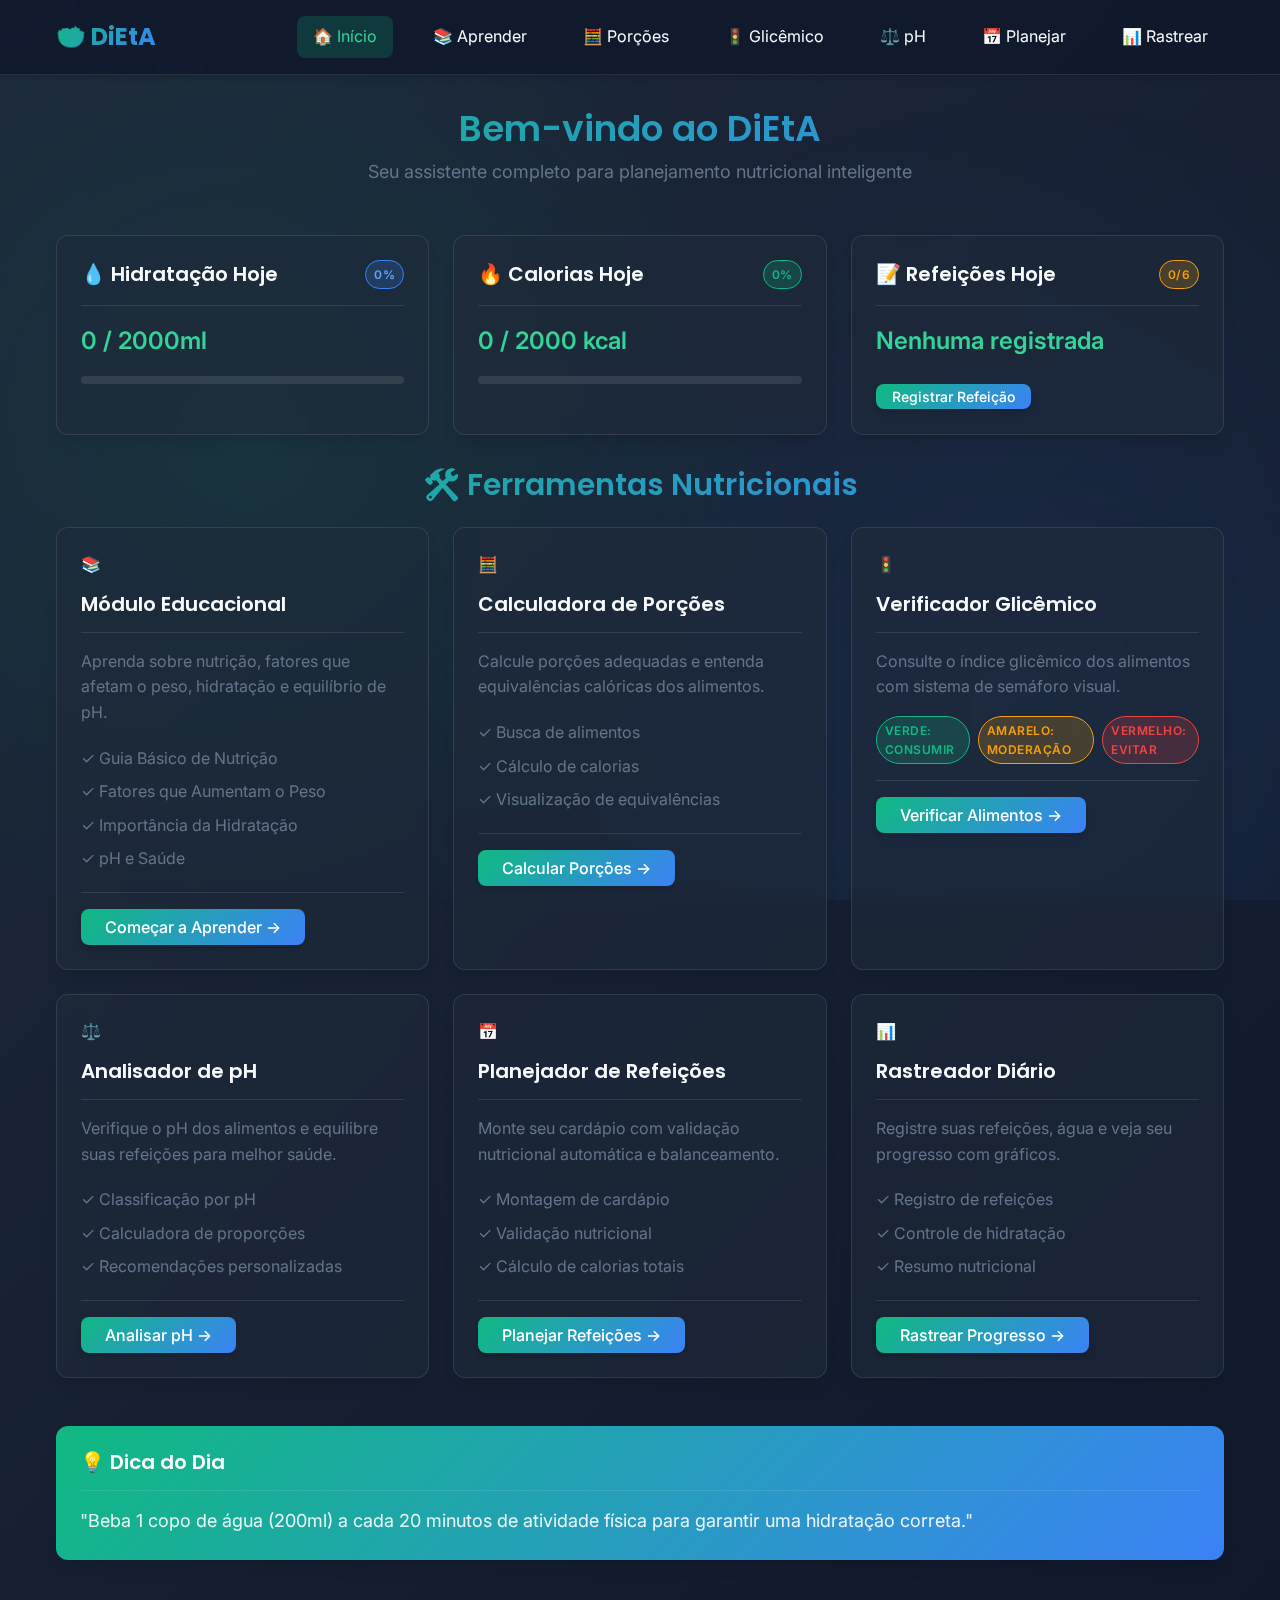
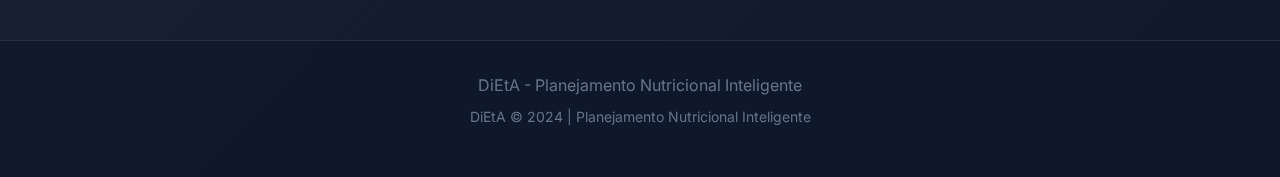
<file: index.html>
<!DOCTYPE html>
<html lang="pt-BR">

<head>
    <meta charset="UTF-8">
    <meta name="viewport" content="width=device-width, initial-scale=1.0">
    <meta name="description"
        content="DiEtA - Webapp de Planejamento Nutricional. Ferramentas práticas para planejar e acompanhar sua dieta de forma saudável.">
    <title>DiEtA - Planejamento Nutricional</title>
    <link rel="stylesheet" href="style.css">
</head>

<body>
    <!-- Header & Navigation -->
    <header class="header">
        <nav class="nav container">
            <div class="logo">🥗 DiEtA</div>
            <button class="menu-toggle" id="menuToggle" aria-label="Toggle menu">☰</button>
            <ul class="nav-menu" id="navMenu">
                <li><a href="index.html" class="nav-link active">🏠 Início</a></li>
                <li><a href="pages/education.html" class="nav-link">📚 Aprender</a></li>
                <li><a href="pages/portions.html" class="nav-link">🧮 Porções</a></li>
                <li><a href="pages/glycemic.html" class="nav-link">🚦 Glicêmico</a></li>
                <li><a href="pages/ph.html" class="nav-link">⚖️ pH</a></li>
                <li><a href="pages/planner.html" class="nav-link">📅 Planejar</a></li>
                <li><a href="pages/tracker.html" class="nav-link">📊 Rastrear</a></li>
            </ul>
        </nav>
    </header>

    <!-- Main Content -->
    <main class="main">
        <div class="container">
            <!-- Hero Section -->
            <section class="page-header animate-fade-in">
                <h1 class="page-title">Bem-vindo ao DiEtA</h1>
                <p class="page-subtitle">Seu assistente completo para planejamento nutricional inteligente</p>
            </section>

            <!-- Quick Stats Dashboard -->
            <section class="dashboard-stats grid grid-3 mb-3 animate-fade-in">
                <div class="card">
                    <div class="card-header">
                        <h3 class="card-title">💧 Hidratação Hoje</h3>
                        <span class="badge badge-blue" id="waterBadge">0%</span>
                    </div>
                    <div class="card-body">
                        <div class="stat-value" id="waterIntake">0 / 2000ml</div>
                        <div class="progress-bar mt-1">
                            <div class="progress-fill" id="waterProgress"
                                style="width: 0%; background: var(--gradient-primary);"></div>
                        </div>
                    </div>
                </div>

                <div class="card">
                    <div class="card-header">
                        <h3 class="card-title">🔥 Calorias Hoje</h3>
                        <span class="badge badge-green" id="caloriesBadge">0%</span>
                    </div>
                    <div class="card-body">
                        <div class="stat-value" id="caloriesCount">0 / 2000 kcal</div>
                        <div class="progress-bar mt-1">
                            <div class="progress-fill" id="caloriesProgress"
                                style="width: 0%; background: var(--gradient-warm);"></div>
                        </div>
                    </div>
                </div>

                <div class="card">
                    <div class="card-header">
                        <h3 class="card-title">📝 Refeições Hoje</h3>
                        <span class="badge badge-yellow" id="mealsBadge">0/6</span>
                    </div>
                    <div class="card-body">
                        <div class="stat-value" id="mealsCount">Nenhuma registrada</div>
                        <button class="btn btn-sm btn-primary mt-1" onclick="window.location.href='pages/tracker.html'">
                            Registrar Refeição
                        </button>
                    </div>
                </div>
            </section>

            <!-- Tools Section -->
            <section class="tools-section mb-3">
                <h2 class="text-center mb-2">🛠️ Ferramentas Nutricionais</h2>
                <div class="grid grid-2">
                    <!-- Educational Module -->
                    <div class="card card-hover animate-slide-in" style="animation-delay: 0.1s;">
                        <div class="card-header">
                            <div>
                                <span class="icon icon-lg">📚</span>
                                <h3 class="card-title">Módulo Educacional</h3>
                            </div>
                        </div>
                        <div class="card-body">
                            <p>Aprenda sobre nutrição, fatores que afetam o peso, hidratação e equilíbrio de pH.</p>
                            <ul class="feature-list">
                                <li>✓ Guia Básico de Nutrição</li>
                                <li>✓ Fatores que Aumentam o Peso</li>
                                <li>✓ Importância da Hidratação</li>
                                <li>✓ pH e Saúde</li>
                            </ul>
                        </div>
                        <div class="card-footer">
                            <button class="btn btn-primary" onclick="window.location.href='pages/education.html'">
                                Começar a Aprender →
                            </button>
                        </div>
                    </div>

                    <!-- Portions Calculator -->
                    <div class="card card-hover animate-slide-in" style="animation-delay: 0.2s;">
                        <div class="card-header">
                            <div>
                                <span class="icon icon-lg">🧮</span>
                                <h3 class="card-title">Calculadora de Porções</h3>
                            </div>
                        </div>
                        <div class="card-body">
                            <p>Calcule porções adequadas e entenda equivalências calóricas dos alimentos.</p>
                            <ul class="feature-list">
                                <li>✓ Busca de alimentos</li>
                                <li>✓ Cálculo de calorias</li>
                                <li>✓ Visualização de equivalências</li>
                            </ul>
                        </div>
                        <div class="card-footer">
                            <button class="btn btn-primary" onclick="window.location.href='pages/portions.html'">
                                Calcular Porções →
                            </button>
                        </div>
                    </div>

                    <!-- Glycemic Index Checker -->
                    <div class="card card-hover animate-slide-in" style="animation-delay: 0.3s;">
                        <div class="card-header">
                            <div>
                                <span class="icon icon-lg">🚦</span>
                                <h3 class="card-title">Verificador Glicêmico</h3>
                            </div>
                        </div>
                        <div class="card-body">
                            <p>Consulte o índice glicêmico dos alimentos com sistema de semáforo visual.</p>
                            <div class="flex gap-sm mt-1">
                                <span class="badge badge-green">Verde: Consumir</span>
                                <span class="badge badge-yellow">Amarelo: Moderação</span>
                                <span class="badge badge-red">Vermelho: Evitar</span>
                            </div>
                        </div>
                        <div class="card-footer">
                            <button class="btn btn-primary" onclick="window.location.href='pages/glycemic.html'">
                                Verificar Alimentos →
                            </button>
                        </div>
                    </div>

                    <!-- pH Analyzer -->
                    <div class="card card-hover animate-slide-in" style="animation-delay: 0.4s;">
                        <div class="card-header">
                            <div>
                                <span class="icon icon-lg">⚖️</span>
                                <h3 class="card-title">Analisador de pH</h3>
                            </div>
                        </div>
                        <div class="card-body">
                            <p>Verifique o pH dos alimentos e equilibre suas refeições para melhor saúde.</p>
                            <ul class="feature-list">
                                <li>✓ Classificação por pH</li>
                                <li>✓ Calculadora de proporções</li>
                                <li>✓ Recomendações personalizadas</li>
                            </ul>
                        </div>
                        <div class="card-footer">
                            <button class="btn btn-primary" onclick="window.location.href='pages/ph.html'">
                                Analisar pH →
                            </button>
                        </div>
                    </div>

                    <!-- Meal Planner -->
                    <div class="card card-hover animate-slide-in" style="animation-delay: 0.5s;">
                        <div class="card-header">
                            <div>
                                <span class="icon icon-lg">📅</span>
                                <h3 class="card-title">Planejador de Refeições</h3>
                            </div>
                        </div>
                        <div class="card-body">
                            <p>Monte seu cardápio com validação nutricional automática e balanceamento.</p>
                            <ul class="feature-list">
                                <li>✓ Montagem de cardápio</li>
                                <li>✓ Validação nutricional</li>
                                <li>✓ Cálculo de calorias totais</li>
                            </ul>
                        </div>
                        <div class="card-footer">
                            <button class="btn btn-primary" onclick="window.location.href='pages/planner.html'">
                                Planejar Refeições →
                            </button>
                        </div>
                    </div>

                    <!-- Daily Tracker -->
                    <div class="card card-hover animate-slide-in" style="animation-delay: 0.6s;">
                        <div class="card-header">
                            <div>
                                <span class="icon icon-lg">📊</span>
                                <h3 class="card-title">Rastreador Diário</h3>
                            </div>
                        </div>
                        <div class="card-body">
                            <p>Registre suas refeições, água e veja seu progresso com gráficos.</p>
                            <ul class="feature-list">
                                <li>✓ Registro de refeições</li>
                                <li>✓ Controle de hidratação</li>
                                <li>✓ Resumo nutricional</li>
                            </ul>
                        </div>
                        <div class="card-footer">
                            <button class="btn btn-primary" onclick="window.location.href='pages/tracker.html'">
                                Rastrear Progresso →
                            </button>
                        </div>
                    </div>
                </div>
            </section>

            <!-- Daily Tip -->
            <section class="tip-section">
                <div class="card card-gradient animate-fade-in">
                    <div class="card-header">
                        <h3 class="card-title">💡 Dica do Dia</h3>
                    </div>
                    <div class="card-body">
                        <p id="dailyTip" style="font-size: var(--text-lg); margin: 0;">
                            "Para manter a saúde, uma dieta deve conter 60% de alimentos alcalinos e 40% de alimentos
                            ácidos.
                            Para restaurar a saúde, a proporção ideal é 80% alcalinos e 20% ácidos."
                        </p>
                    </div>
                </div>
            </section>
        </div>
    </main>

    <!-- Footer -->
    <footer class="footer">
        <div class="container">
            <p class="footer-credits">
                DiEtA - Planejamento Nutricional Inteligente
            </p>
            <p class="text-muted" style="font-size: var(--text-sm); margin-top: var(--spacing-sm);">
                DiEtA © 2024 | Planejamento Nutricional Inteligente
            </p>
        </div>
    </footer>

    <!-- Scripts -->
    <script src="data/portions.js"></script>
    <script src="data/glycemic.js"></script>
    <script src="data/ph.js"></script>
    <script src="script.js"></script>
</body>

</html>
</file>
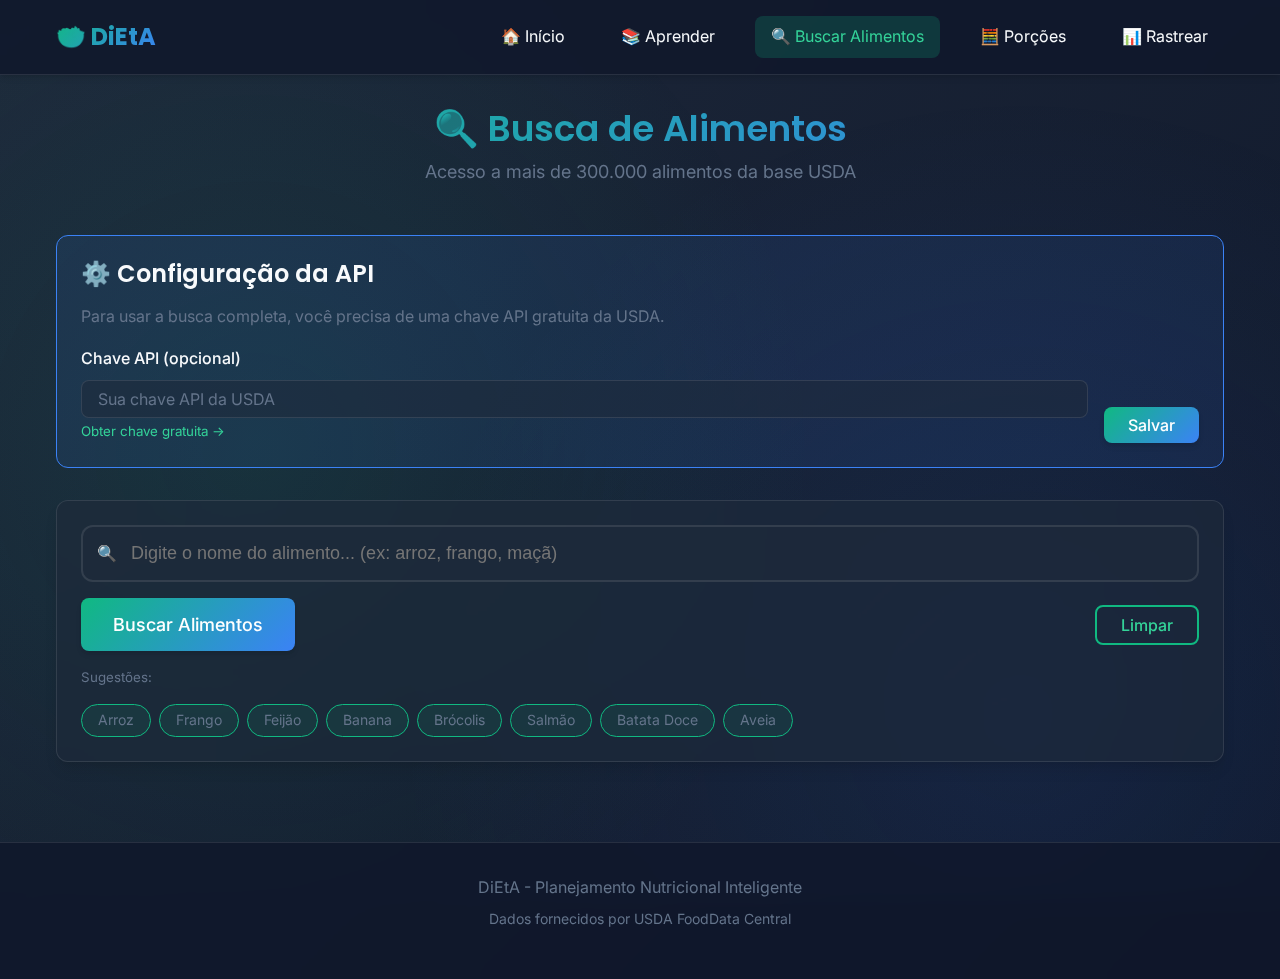
<file: pages/api-search.html>
<!DOCTYPE html>
<html lang="pt-BR">

<head>
    <meta charset="UTF-8">
    <meta name="viewport" content="width=device-width, initial-scale=1.0">
    <title>Busca de Alimentos - DiEtA</title>
    <link rel="stylesheet" href="../style.css">
    <style>
        .api-config {
            background: rgba(59, 130, 246, 0.1);
            border: 1px solid var(--color-secondary);
            padding: var(--spacing-lg);
            border-radius: var(--radius-lg);
            margin-bottom: var(--spacing-xl);
        }

        .search-input-wrapper {
            position: relative;
            margin-bottom: var(--spacing-md);
        }

        .search-icon {
            position: absolute;
            left: var(--spacing-md);
            top: 50%;
            transform: translateY(-50%);
            color: var(--color-text-muted);
        }

        .search-input-large {
            width: 100%;
            padding: var(--spacing-md) var(--spacing-md) var(--spacing-md) 3rem;
            font-size: var(--text-lg);
            background: rgba(30, 41, 59, 0.6);
            border: 2px solid rgba(255, 255, 255, 0.1);
            border-radius: var(--radius-lg);
            color: var(--color-text-light);
            transition: all var(--transition-fast);
        }

        .search-input-large:focus {
            outline: none;
            border-color: var(--color-primary);
            box-shadow: 0 0 0 3px rgba(16, 185, 129, 0.1);
        }

        .suggestions {
            display: flex;
            gap: var(--spacing-sm);
            flex-wrap: wrap;
            margin-top: var(--spacing-md);
        }

        .suggestion-chip {
            padding: var(--spacing-xs) var(--spacing-md);
            background: rgba(16, 185, 129, 0.1);
            border: 1px solid var(--color-primary);
            border-radius: var(--radius-full);
            cursor: pointer;
            transition: all var(--transition-fast);
            font-size: var(--text-sm);
        }

        .suggestion-chip:hover {
            background: var(--color-primary);
            color: white;
            transform: translateY(-2px);
        }

        .results-grid {
            display: grid;
            grid-template-columns: repeat(auto-fill, minmax(300px, 1fr));
            gap: var(--spacing-lg);
            margin-top: var(--spacing-xl);
        }

        .food-card {
            background: rgba(30, 41, 59, 0.6);
            border: 1px solid rgba(255, 255, 255, 0.1);
            border-radius: var(--radius-lg);
            padding: var(--spacing-lg);
            transition: all var(--transition-base);
            cursor: pointer;
        }

        .food-card:hover {
            transform: translateY(-4px);
            border-color: var(--color-primary);
            box-shadow: var(--shadow-xl);
        }

        .food-name {
            font-weight: 600;
            margin-bottom: var(--spacing-sm);
            color: var(--color-primary-light);
        }

        .food-metrics {
            display: flex;
            gap: var(--spacing-sm);
            margin-top: var(--spacing-md);
            flex-wrap: wrap;
        }

        .loading {
            text-align: center;
            padding: var(--spacing-2xl);
        }

        .spinner {
            border: 3px solid rgba(255, 255, 255, 0.1);
            border-top-color: var(--color-primary);
            border-radius: 50%;
            width: 40px;
            height: 40px;
            animation: spin 1s linear infinite;
            margin: 0 auto;
        }

        @keyframes spin {
            to {
                transform: rotate(360deg);
            }
        }
    </style>
</head>

<body>
    <header class="header">
        <nav class="nav container">
            <div class="logo">🥗 DiEtA</div>
            <button class="menu-toggle" id="menuToggle">☰</button>
            <ul class="nav-menu" id="navMenu">
                <li><a href="../index.html" class="nav-link">🏠 Início</a></li>
                <li><a href="education.html" class="nav-link">📚 Aprender</a></li>
                <li><a href="api-search.html" class="nav-link active">🔍 Buscar Alimentos</a></li>
                <li><a href="portions.html" class="nav-link">🧮 Porções</a></li>
                <li><a href="tracker.html" class="nav-link">📊 Rastrear</a></li>
            </ul>
        </nav>
    </header>

    <main class="main">
        <div class="container">
            <section class="page-header">
                <h1 class="page-title">🔍 Busca de Alimentos</h1>
                <p class="page-subtitle">Acesso a mais de 300.000 alimentos da base USDA</p>
            </section>

            <!-- API Configuration -->
            <div class="api-config" id="apiConfig">
                <h3>⚙️ Configuração da API</h3>
                <p class="text-muted">Para usar a busca completa, você precisa de uma chave API gratuita da USDA.</p>
                <div class="flex gap-md mt-1" style="align-items: flex-end;">
                    <div class="form-group" style="flex: 1; margin: 0;">
                        <label class="form-label">Chave API (opcional)</label>
                        <input type="text" class="form-input" id="apiKeyInput" placeholder="Sua chave API da USDA">
                        <small class="text-muted">
                            <a href="https://fdc.nal.usda.gov/api-key-signup.html" target="_blank"
                                style="color: var(--color-primary-light);">
                                Obter chave gratuita →
                            </a>
                        </small>
                    </div>
                    <button class="btn btn-primary" onclick="saveApiKey()">Salvar</button>
                </div>
            </div>

            <!-- Search Interface -->
            <div class="card">
                <div class="card-body">
                    <div class="search-input-wrapper">
                        <span class="search-icon">🔍</span>
                        <input type="text" class="search-input-large" id="foodSearch"
                            placeholder="Digite o nome do alimento... (ex: arroz, frango, maçã)"
                            onkeypress="if(event.key==='Enter') searchFoods()">
                    </div>
                    <div class="flex-between">
                        <button class="btn btn-primary btn-lg" onclick="searchFoods()">
                            Buscar Alimentos
                        </button>
                        <button class="btn btn-outline" onclick="clearResults()">
                            Limpar
                        </button>
                    </div>

                    <div class="suggestions">
                        <small class="text-muted"
                            style="width: 100%; margin-bottom: var(--spacing-sm);">Sugestões:</small>
                        <span class="suggestion-chip" onclick="quickSearch('arroz')">Arroz</span>
                        <span class="suggestion-chip" onclick="quickSearch('frango')">Frango</span>
                        <span class="suggestion-chip" onclick="quickSearch('feijão')">Feijão</span>
                        <span class="suggestion-chip" onclick="quickSearch('banana')">Banana</span>
                        <span class="suggestion-chip" onclick="quickSearch('brócolis')">Brócolis</span>
                        <span class="suggestion-chip" onclick="quickSearch('salmão')">Salmão</span>
                        <span class="suggestion-chip" onclick="quickSearch('batata doce')">Batata Doce</span>
                        <span class="suggestion-chip" onclick="quickSearch('aveia')">Aveia</span>
                    </div>
                </div>
            </div>

            <!-- Results -->
            <div id="resultsContainer"></div>
        </div>
    </main>

    <footer class="footer">
        <div class="container">
            <p class="footer-credits">
                DiEtA - Planejamento Nutricional Inteligente
            </p>
            <p class="text-muted" style="font-size: var(--text-sm); margin-top: var(--spacing-sm);">
                Dados fornecidos por USDA FoodData Central
            </p>
        </div>
    </footer>

    <script src="../script.js"></script>
    <script src="../data/food-api.js"></script>
    <script>
        // Carregar API key salva
        document.addEventListener('DOMContentLoaded', () => {
            const savedKey = localStorage.getItem('usda_api_key');
            if (savedKey && savedKey !== 'DEMO_KEY') {
                document.getElementById('apiKeyInput').value = savedKey;
            }
        });

        function saveApiKey() {
            const key = document.getElementById('apiKeyInput').value.trim();
            if (key) {
                window.foodAPI.setApiKey(key);
                showNotification('✅ Chave API salva com sucesso!');
            }
        }

        async function searchFoods() {
            const query = document.getElementById('foodSearch').value.trim();
            if (!query) {
                showNotification('⚠️ Digite algo para buscar', 'warning');
                return;
            }

            showLoading();

            try {
                const results = await window.foodAPI.searchFoods(query, 50);
                displayResults(results);
            } catch (error) {
                showError('Erro ao buscar alimentos. Verifique sua conexão e API key.');
            }
        }

        function quickSearch(term) {
            document.getElementById('foodSearch').value = term;
            searchFoods();
        }

        function displayResults(foods) {
            const container = document.getElementById('resultsContainer');

            if (!foods || foods.length === 0) {
                container.innerHTML = `
                    <div class="card mt-2">
                        <div class="card-body text-center">
                            <p class="text-warning">Nenhum alimento encontrado. Tente outro termo.</p>
                        </div>
                    </div>
                `;
                return;
            }

            container.innerHTML = `
                <h3 class="mt-2 mb-1">📊 ${foods.length} alimentos encontrados</h3>
                <div class="results-grid">
                    ${foods.map(food => `
                        <div class="food-card" onclick="showFoodDetails(${food.id})">
                            <div class="food-name">${food.nome}</div>
                            ${food.marca ? `<small class="text-muted">${food.marca}</small>` : ''}
                            <div class="food-metrics">
                                <span class="badge badge-green">${food.calorias} kcal</span>
                                <span class="badge badge-${getIGColor(food.ig)}">${food.ig.toUpperCase()}</span>
                                <span class="badge badge-blue">${food.porcao}</span>
                            </div>
                            <small class="text-muted" style="display: block; margin-top: var(--spacing-sm);">
                                ${food.categoria}
                            </small>
                        </div>
                    `).join('')}
                </div>
            `;
        }

        function showLoading() {
            document.getElementById('resultsContainer').innerHTML = `
                <div class="loading">
                    <div class="spinner"></div>
                    <p class="mt-1">Buscando alimentos...</p>
                </div>
            `;
        }

        function showError(message) {
            document.getElementById('resultsContainer').innerHTML = `
                <div class="card mt-2">
                    <div class="card-body">
                        <p class="text-danger">${message}</p>
                    </div>
                </div>
            `;
        }

        function clearResults() {
            document.getElementById('foodSearch').value = '';
            document.getElementById('resultsContainer').innerHTML = '';
        }

        function getIGColor(ig) {
            if (ig === 'baixo') return 'green';
            if (ig === 'médio') return 'yellow';
            return 'red';
        }

        async function showFoodDetails(fdcId) {
            showNotification('🔍 Carregando detalhes...');
            const details = await window.foodAPI.getFoodDetails(fdcId);
            if (details) {
                alert(`Detalhes completos do alimento:\n\n${JSON.stringify(details, null, 2)}`);
            }
        }

        function showNotification(message, type = 'success') {
            const notification = document.createElement('div');
            notification.style.cssText = `
                position: fixed;
                top: 80px;
                right: 20px;
                background: ${type === 'success' ? 'var(--gradient-success)' : 'var(--gradient-warm)'};
                color: white;
                padding: var(--spacing-md) var(--spacing-lg);
                border-radius: var(--radius-lg);
                box-shadow: var(--shadow-xl);
                z-index: 1000;
                animation: slideInRight 0.3s ease-out;
            `;
            notification.textContent = message;
            document.body.appendChild(notification);

            setTimeout(() => {
                notification.style.animation = 'fadeOut 0.3s ease-out';
                setTimeout(() => notification.remove(), 300);
            }, 3000);
        }
    </script>
</body>

</html>
</file>
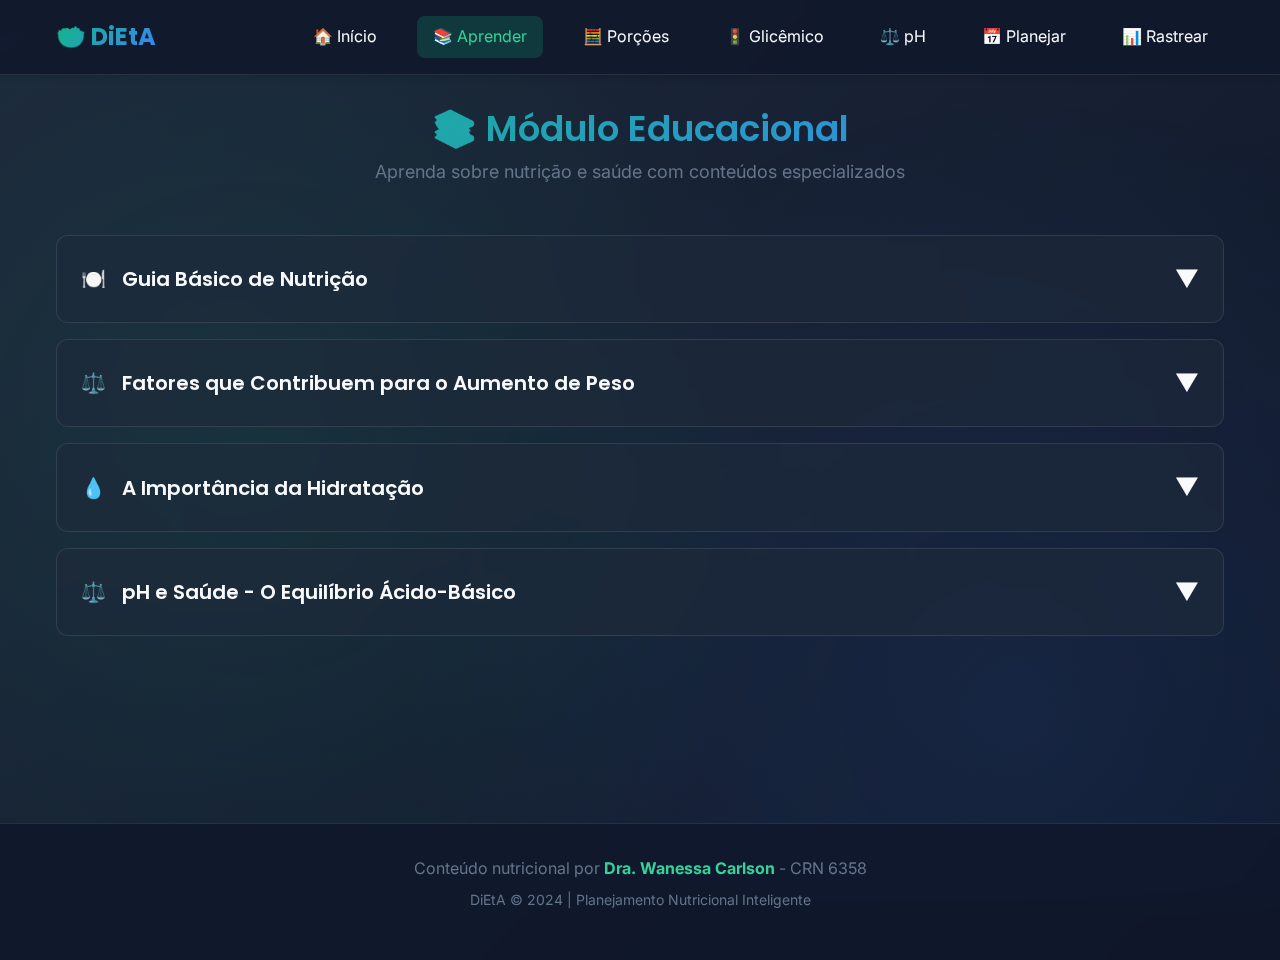
<file: pages/education.html>
<!DOCTYPE html>
<html lang="pt-BR">

<head>
    <meta charset="UTF-8">
    <meta name="viewport" content="width=device-width, initial-scale=1.0">
    <title>Módulo Educacional - DiEtA</title>
    <link rel="stylesheet" href="../style.css">
    <style>
        .accordion {
            margin-bottom: var(--spacing-md);
        }

        .accordion-item {
            background: rgba(30, 41, 59, 0.6);
            backdrop-filter: blur(10px);
            border: 1px solid rgba(255, 255, 255, 0.1);
            border-radius: var(--radius-lg);
            margin-bottom: var(--spacing-md);
            overflow: hidden;
        }

        .accordion-header {
            display: flex;
            justify-content: space-between;
            align-items: center;
            padding: var(--spacing-lg);
            cursor: pointer;
            transition: all var(--transition-fast);
        }

        .accordion-header:hover {
            background: rgba(16, 185, 129, 0.1);
        }

        .accordion-title {
            font-size: var(--text-xl);
            font-weight: 600;
            margin: 0;
            display: flex;
            align-items: center;
            gap: var(--spacing-md);
        }

        .accordion-icon {
            font-size: var(--text-2xl);
            transition: transform var(--transition-base);
        }

        .accordion-item.active .accordion-icon {
            transform: rotate(180deg);
        }

        .accordion-content {
            max-height: 0;
            overflow: hidden;
            transition: max-height var(--transition-slow);
        }

        .accordion-item.active .accordion-content {
            max-height: 5000px;
        }

        .accordion-body {
            padding: 0 var(--spacing-lg) var(--spacing-lg);
            color: var(--color-text-muted);
            line-height: 1.8;
        }

        .accordion-body h4 {
            color: var(--color-primary-light);
            margin-top: var(--spacing-lg);
            margin-bottom: var(--spacing-sm);
        }

        .accordion-body ul {
            margin-left: var(--spacing-lg);
            margin-bottom: var(--spacing-md);
        }

        .accordion-body li {
            margin-bottom: var(--spacing-sm);
        }

        .highlight-box {
            background: rgba(16, 185, 129, 0.1);
            border-left: 4px solid var(--color-primary);
            padding: var(--spacing-md);
            margin: var(--spacing-lg) 0;
            border-radius: var(--radius-md);
        }
    </style>
</head>

<body>
    <!-- Header & Navigation -->
    <header class="header">
        <nav class="nav container">
            <div class="logo">🥗 DiEtA</div>
            <button class="menu-toggle" id="menuToggle">☰</button>
            <ul class="nav-menu" id="navMenu">
                <li><a href="../index.html" class="nav-link">🏠 Início</a></li>
                <li><a href="education.html" class="nav-link active">📚 Aprender</a></li>
                <li><a href="portions.html" class="nav-link">🧮 Porções</a></li>
                <li><a href="glycemic.html" class="nav-link">🚦 Glicêmico</a></li>
                <li><a href="ph.html" class="nav-link">⚖️ pH</a></li>
                <li><a href="planner.html" class="nav-link">📅 Planejar</a></li>
                <li><a href="tracker.html" class="nav-link">📊 Rastrear</a></li>
            </ul>
        </nav>
    </header>

    <!-- Main Content -->
    <main class="main">
        <div class="container">
            <section class="page-header animate-fade-in">
                <h1 class="page-title">📚 Módulo Educacional</h1>
                <p class="page-subtitle">Aprenda sobre nutrição e saúde com conteúdos especializados</p>
            </section>

            <!-- Accordion with Educational Content -->
            <div class="accordion">
                <!-- Guia Básico de Nutrição -->
                <div class="accordion-item animate-fade-in">
                    <div class="accordion-header" onclick="toggleAccordion(this)">
                        <h3 class="accordion-title">
                            <span>🍽️</span>
                            Guia Básico de Nutrição
                        </h3>
                        <span class="accordion-icon">▼</span>
                    </div>
                    <div class="accordion-content">
                        <div class="accordion-body">
                            <p>Uma alimentação correta e saudável é aquela composta por três grupos de alimentos,
                                classificados de acordo com sua função no organismo:</p>

                            <h4>⚡ ENERGÉTICOS</h4>
                            <p>Fornecem energia para as atividades diárias - são os <strong>Carboidratos</strong>
                                (cereais em geral como arroz, aveia, trigo e todos os seus subprodutos: pães, bolos,
                                bolachas, massas; os feculentos: batata, batata-doce, mandioca, mandioquinha, cará,
                                inhame) e as <strong>Gorduras</strong> (óleo, manteiga, margarina, azeite, banha).</p>

                            <h4>🥗 REGULADORES</h4>
                            <p>Regulam várias funções no organismo, através de vitaminas, sais minerais e fibras,
                                presentes nas <strong>frutas e hortaliças</strong> (verduras e legumes).</p>

                            <h4>💪 CONSTRUTORES</h4>
                            <p>São as <strong>proteínas</strong> - responsáveis pela construção, manutenção e reparação
                                tecidual (massa muscular), incluindo processos de cicatrização, encontradas nas
                                proteínas de origem animal (carnes, leite e derivados, ovos) ou vegetal (algas marinhas,
                                feijão, soja, lentilha, ervilha, grão-de-bico).</p>

                            <div class="highlight-box">
                                <strong>💡 Importante:</strong> Devemos ter presente pelo menos um alimento de cada
                                grupo por refeição para garantir uma alimentação equilibrada e saudável, procurando
                                variar ao máximo a composição do cardápio.
                            </div>

                            <h4>🍳 Estrutura das Refeições</h4>
                            <p><strong>Desjejum:</strong></p>
                            <ul>
                                <li>1 fruta ou suco</li>
                                <li>Leite, iogurte e/ou queijo magro</li>
                                <li>Cereais, pães, biscoitos, torradas</li>
                                <li>Manteiga, margarina ou requeijão (conforme orientação)</li>
                            </ul>

                            <p><strong>Almoço:</strong></p>
                            <ul>
                                <li>Hortaliças cruas</li>
                                <li>Hortaliças cozidas</li>
                                <li>Arroz + feijão ou batatas ou massas ou pães</li>
                                <li>Carnes (de vaca, frango ou peixe) grelhadas, assadas ou cozidas ou ovos</li>
                                <li>Fruta</li>
                            </ul>

                            <p>O ideal é a realização de <strong>várias refeições diárias, com intervalo entre 3 e 4
                                    horas no máximo</strong>, e em pequenos volumes.</p>

                            <h4>💧 Água</h4>
                            <p>Muito importante em todo o processo de reações químicas como digestão, absorção,
                                circulação e excreção. As necessidades diárias estão estimadas em torno de <strong>1
                                    litro para cada 1000 calorias ingeridas</strong>.</p>
                        </div>
                    </div>
                </div>

                <!-- Fatores que Aumentam o Peso -->
                <div class="accordion-item animate-fade-in" style="animation-delay: 0.1s;">
                    <div class="accordion-header" onclick="toggleAccordion(this)">
                        <h3 class="accordion-title">
                            <span>⚖️</span>
                            Fatores que Contribuem para o Aumento de Peso
                        </h3>
                        <span class="accordion-icon">▼</span>
                    </div>
                    <div class="accordion-content">
                        <div class="accordion-body">
                            <p>Além dos fatores conhecidos, como alterações hormonais, sedentarismo, hereditariedade e
                                erros alimentares, há outros fatores que também podem desencadear ou servir como gatilho
                                para o desenvolvimento da obesidade:</p>

                            <h4>😴 Má Qualidade de Sono</h4>
                            <p>Dormir pouco ou dormir mal atrapalha a produção de alguns hormônios reguladores do
                                apetite. Essa condição aumenta a produção da leptina (hormônio da fome) e reduz a
                                grelina (controla a saciedade). Ficar no computador ou ver televisão até tarde pode
                                atrapalhar o ciclo do sono, já que a luminosidade das telas funciona como um estímulo
                                visual que atrapalha a produção da melatonina.</p>

                            <h4>☀️ Falta de Sol</h4>
                            <p>A falta de sol impede a produção da vitamina D, essencial para a produção de alguns
                                hormônios e absorção óssea. 50% da população brasileira tem alguma carência desta
                                vitamina. É fundamental <strong>expor-se ao sol pelo menos 20 minutos
                                    diariamente</strong> ou suplementar, caso se constate uma insuficiência.</p>

                            <h4>🏭 Poluição</h4>
                            <p>Ao entrar em contato com a poluição, as células desenvolvem processos inflamatórios para
                                encapsular as partículas, fazendo com que as células de gordura aumentem de tamanho, em
                                especial a gordura abdominal.</p>

                            <h4>🦠 Viroses</h4>
                            <p>Alguns vírus também podem contribuir para a obesidade como os responsáveis por problemas
                                respiratórios. A ação do vírus, segundo testes em animais, aumenta as células de gordura
                                e a capacidade do corpo em armazená-las.</p>

                            <h4>🦠 Desequilíbrios da Microbiota Intestinal</h4>
                            <p>Alimentos industrializados contêm muitos aditivos e conservantes que podem irritar a
                                mucosa intestinal e causar desequilíbrios. Ter uma alimentação mais equilibrada e fazer
                                uso de iogurtes com lactobacilos contribuem para a saúde da microbiota intestinal.</p>

                            <h4>❄️ Ar Condicionado</h4>
                            <p>Ao regular a temperatura, o corpo fica menos exposto às alterações de temperatura, o que
                                faz com que o indivíduo gaste menos energia. O aparelho condicionado poupa o gasto
                                energético contribuindo para o aumento de peso.</p>

                            <div class="highlight-box">
                                <strong>⚕️ Atenção:</strong> Cada caso é um caso, procure um médico e/ou nutricionista
                                para entender melhor as razões que podem estar levando-o(a) a ganhar peso ou
                                dificuldades para emagrecer.
                            </div>
                        </div>
                    </div>
                </div>

                <!-- Importância da Hidratação -->
                <div class="accordion-item animate-fade-in" style="animation-delay: 0.2s;">
                    <div class="accordion-header" onclick="toggleAccordion(this)">
                        <h3 class="accordion-title">
                            <span>💧</span>
                            A Importância da Hidratação
                        </h3>
                        <span class="accordion-icon">▼</span>
                    </div>
                    <div class="accordion-content">
                        <div class="accordion-body">
                            <h4>📊 Fatos sobre a Água no Corpo</h4>
                            <ul>
                                <li>De 40 a 60% de nosso peso corporal é constituído por água</li>
                                <li>A água responde por 65 a 75% do peso muscular e 20 a 25% do peso da gordura</li>
                                <li>É um importante lubrificante das articulações</li>
                            </ul>

                            <h4>💪 Benefícios da Hidratação</h4>
                            <p>A hidratação tem por objetivo manter o equilíbrio hidroeletrolítico do organismo (troca
                                de líquidos entre as células), o volume sanguíneo e o ritmo cardíaco, entre outros.</p>

                            <h4>🏃 Durante Atividade Física</h4>
                            <p>A prática de atividade física provoca perda de água através da transpiração, que é o meio
                                através do qual o organismo mantém o equilíbrio térmico.</p>

                            <p>Se em condições normais as necessidades mínimas giram em torno de <strong>1,5 a 2,0L de
                                    água por dia</strong>, ao praticar exercícios, essas necessidades praticamente
                                dobram.</p>

                            <div class="highlight-box">
                                <strong>⚠️ Importante:</strong> Não espere sentir sede para se hidratar! Beba 1 copo de
                                água (200ml) a cada 20 minutos de atividade física.
                            </div>

                            <h4>📏 Recomendações Diárias</h4>
                            <p>Garantir um mínimo de <strong>1,0 litro de água para cada 1000 calorias
                                    ingeridas</strong>.</p>

                            <h4>🔬 Curiosidades</h4>
                            <ul>
                                <li>100ml de água perdidas na forma de suor produzem um resfriamento de 1,6 graus na
                                    temperatura corporal e representam menos 58 calorias</li>
                                <li>De cada 4g de músculo, 3g são de água, portanto, para manter ou aumentar sua massa
                                    muscular a hidratação é fundamental</li>
                            </ul>
                        </div>
                    </div>
                </div>

                <!-- pH e Saúde -->
                <div class="accordion-item animate-fade-in" style="animation-delay: 0.3s;">
                    <div class="accordion-header" onclick="toggleAccordion(this)">
                        <h3 class="accordion-title">
                            <span>⚖️</span>
                            pH e Saúde - O Equilíbrio Ácido-Básico
                        </h3>
                        <span class="accordion-icon">▼</span>
                    </div>
                    <div class="accordion-content">
                        <div class="accordion-body">
                            <p>Equilibrar o pH (potencial de hidrogênio) do nosso organismo é fundamental para manter ou
                                melhorar nossa saúde, e assim, reduzir o desenvolvimento de algumas doenças, dentre
                                elas, o câncer.</p>

                            <h4>🏥 Doenças Relacionadas ao pH Ácido</h4>
                            <ul>
                                <li>Artrose</li>
                                <li>Fadiga</li>
                                <li>Diabetes</li>
                                <li>Reumatismo</li>
                                <li>Úlceras</li>
                                <li>Hipertensão arterial</li>
                                <li>Osteoporose</li>
                                <li>Problemas cardiovasculares</li>
                            </ul>

                            <h4>📊 Entendendo o pH</h4>
                            <p>A escala de pH vai de 0 a 14, sendo 0 o mais ácido e 14 o mais alcalino. Uma situação
                                ideal mantém nosso pH em torno de <strong>7,35 a 7,45 (alcalino)</strong>.</p>

                            <div class="highlight-box">
                                <strong>🍋 Importante:</strong> Os alimentos são classificados como ácidos ou alcalinos
                                dependendo do efeito que têm sobre nosso corpo após a digestão, e não no seu teor de
                                acidez ou alcalinidade prévia. Por exemplo, o limão tem sabor ácido, mas tem efeito
                                alcalinizante após a digestão.
                            </div>

                            <h4>⚠️ Sintomas de pH Desequilibrado</h4>
                            <ul>
                                <li>Insônia</li>
                                <li>Retenção hídrica</li>
                                <li>Enxaquecas</li>
                                <li>Prisão de ventre</li>
                            </ul>

                            <h4>🥗 Proporções Ideais</h4>
                            <p><strong>Para manter a saúde:</strong> 60% alimentos alcalinos + 40% alimentos ácidos</p>
                            <p><strong>Para restaurar a saúde:</strong> 80% alimentos alcalinos + 20% alimentos ácidos
                            </p>

                            <p class="text-primary">Use nossa ferramenta de Analisador de pH para verificar e balancear
                                suas refeições!</p>
                        </div>
                    </div>
                </div>
            </div>
        </div>
    </main>

    <!-- Footer -->
    <footer class="footer">
        <div class="container">
            <p class="footer-credits">
                Conteúdo nutricional por <strong>Dra. Wanessa Carlson</strong> - CRN 6358
            </p>
            <p class="text-muted" style="font-size: var(--text-sm); margin-top: var(--spacing-sm);">
                DiEtA © 2024 | Planejamento Nutricional Inteligente
            </p>
        </div>
    </footer>

    <script src="../script.js"></script>
    <script>
        function toggleAccordion(header) {
            const item = header.parentElement;
            const wasActive = item.classList.contains('active');

            // Close all accordion items
            document.querySelectorAll('.accordion-item').forEach(i => {
                i.classList.remove('active');
            });

            // Toggle current item
            if (!wasActive) {
                item.classList.add('active');
            }
        }
    </script>
</body>

</html>
</file>
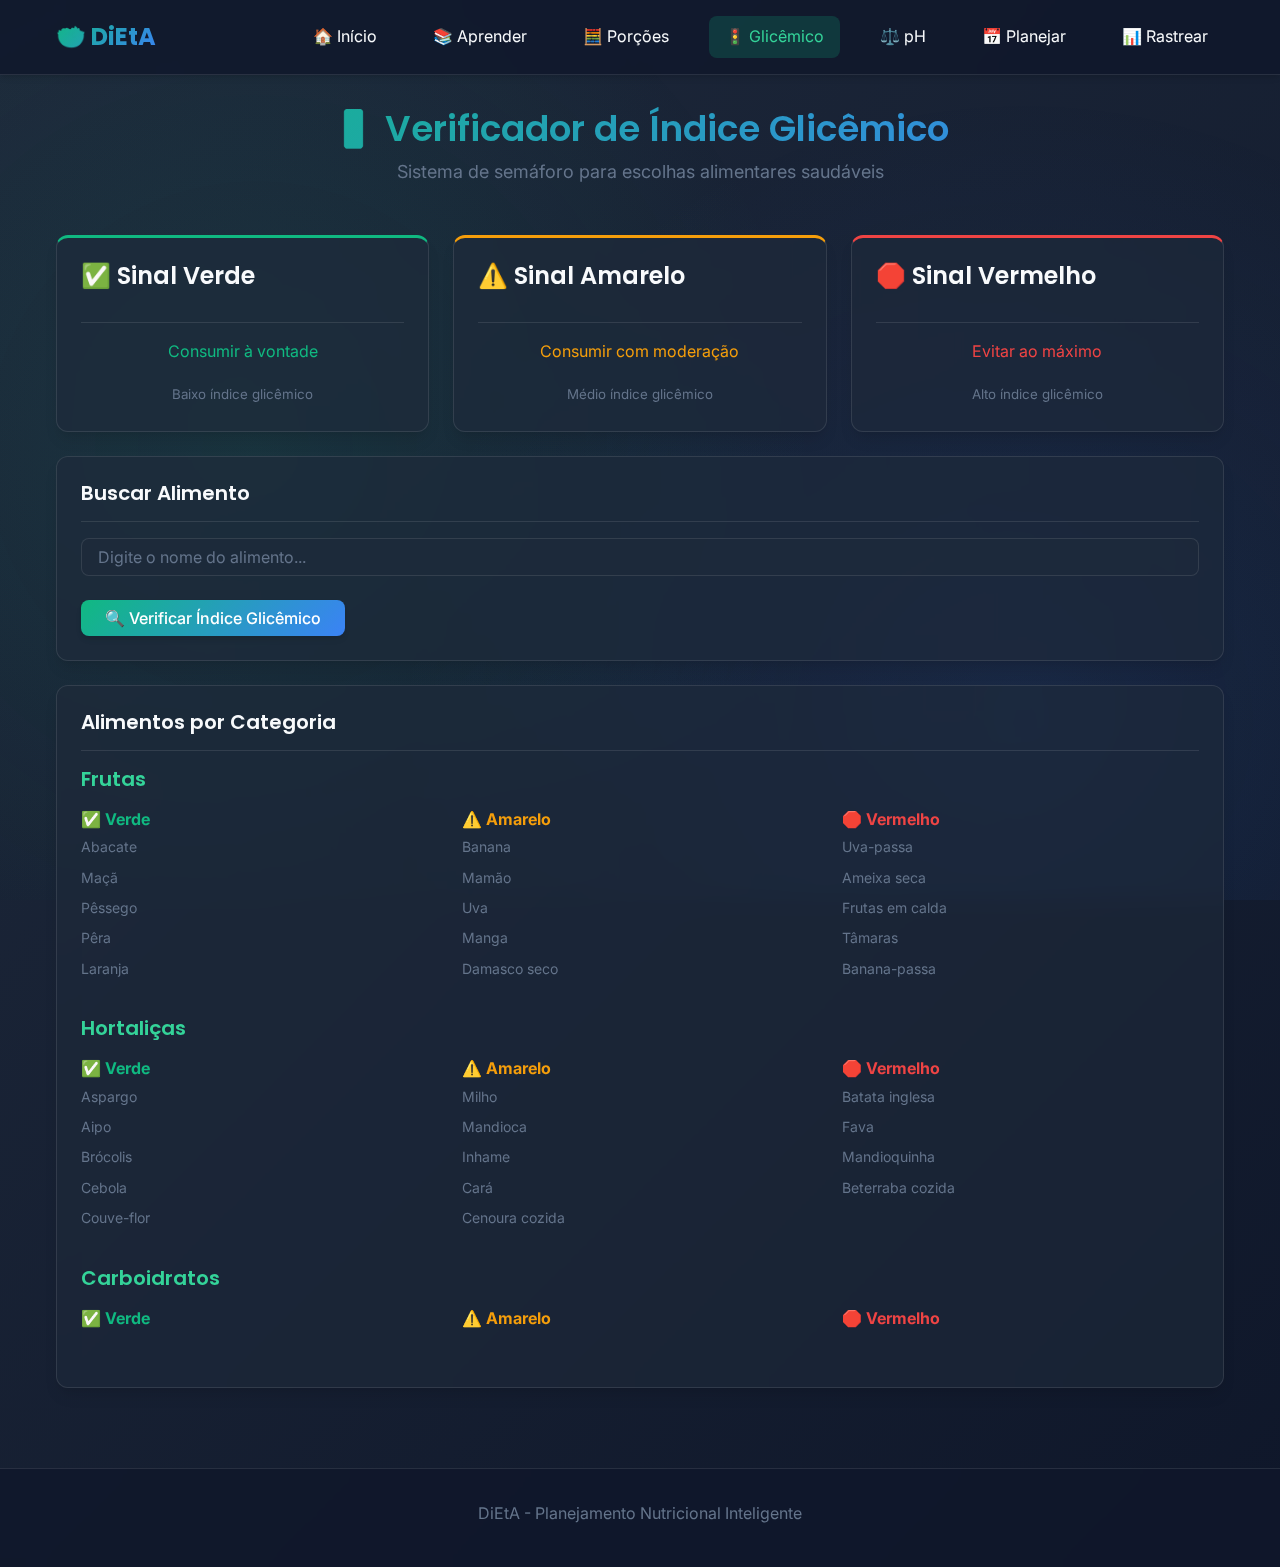
<file: pages/glycemic.html>
<!DOCTYPE html>
<html lang="pt-BR">

<head>
    <meta charset="UTF-8">
    <meta name="viewport" content="width=device-width, initial-scale=1.0">
    <title>Verificador Glicêmico - DiEtA</title>
    <link rel="stylesheet" href="../style.css">
</head>

<body>
    <header class="header">
        <nav class="nav container">
            <div class="logo">🥗 DiEtA</div>
            <button class="menu-toggle" id="menuToggle">☰</button>
            <ul class="nav-menu" id="navMenu">
                <li><a href="../index.html" class="nav-link">🏠 Início</a></li>
                <li><a href="education.html" class="nav-link">📚 Aprender</a></li>
                <li><a href="portions.html" class="nav-link">🧮 Porções</a></li>
                <li><a href="glycemic.html" class="nav-link active">🚦 Glicêmico</a></li>
                <li><a href="ph.html" class="nav-link">⚖️ pH</a></li>
                <li><a href="planner.html" class="nav-link">📅 Planejar</a></li>
                <li><a href="tracker.html" class="nav-link">📊 Rastrear</a></li>
            </ul>
        </nav>
    </header>

    <main class="main">
        <div class="container">
            <section class="page-header">
                <h1 class="page-title">🚦 Verificador de Índice Glicêmico</h1>
                <p class="page-subtitle">Sistema de semáforo para escolhas alimentares saudáveis</p>
            </section>

            <div class="grid grid-3 mb-2">
                <div class="card" style="border-top: 3px solid var(--color-green);">
                    <div class="card-header">
                        <h3>✅ Sinal Verde</h3>
                    </div>
                    <div class="card-body text-center">
                        <p class="text-success">Consumir à vontade</p>
                        <small class="text-muted">Baixo índice glicêmico</small>
                    </div>
                </div>
                <div class="card" style="border-top: 3px solid var(--color-yellow);">
                    <div class="card-header">
                        <h3>⚠️ Sinal Amarelo</h3>
                    </div>
                    <div class="card-body text-center">
                        <p class="text-warning">Consumir com moderação</p>
                        <small class="text-muted">Médio índice glicêmico</small>
                    </div>
                </div>
                <div class="card" style="border-top: 3px solid var(--color-red);">
                    <div class="card-header">
                        <h3>🛑 Sinal Vermelho</h3>
                    </div>
                    <div class="card-body text-center">
                        <p class="text-danger">Evitar ao máximo</p>
                        <small class="text-muted">Alto índice glicêmico</small>
                    </div>
                </div>
            </div>

            <div class="card">
                <div class="card-header">
                    <h3 class="card-title">Buscar Alimento</h3>
                </div>
                <div class="card-body">
                    <div class="form-group">
                        <input type="text" class="form-input" id="glycemicSearch"
                            placeholder="Digite o nome do alimento...">
                    </div>
                    <button class="btn btn-primary" onclick="searchGlycemic()">🔍 Verificar Índice Glicêmico</button>
                </div>
            </div>

            <div id="glycemicResults" class="mt-2"></div>

            <div class="card mt-2">
                <div class="card-header">
                    <h3 class="card-title">Alimentos por Categoria</h3>
                </div>
                <div class="card-body" id="glycemicCategories"></div>
            </div>
        </div>
    </main>

    <footer class="footer">
        <div class="container">
            <p class="footer-credits">
                DiEtA - Planejamento Nutricional Inteligente
            </p>
        </div>
    </footer>

    <script src="../data/glycemic.js"></script>
    <script src="../script.js"></script>
    <script>
        function searchGlycemic() {
            const query = document.getElementById('glycemicSearch').value;
            const resultsDiv = document.getElementById('glycemicResults');

            if (!query.trim()) {
                resultsDiv.innerHTML = '';
                return;
            }

            const results = searchByGlycemicIndex(query);
            const hasResults = results.green.length + results.yellow.length + results.red.length > 0;

            if (!hasResults) {
                resultsDiv.innerHTML = '<div class="card"><div class="card-body"><p class="text-warning">Nenhum alimento encontrado</p></div></div>';
                return;
            }

            let html = '<div class="grid grid-3">';

            if (results.green.length > 0) {
                html += `
                    <div class="card" style="border-top: 3px solid var(--color-green);">
                        <div class="card-header"><h4>✅ Verde</h4></div>
                        <div class="card-body">
                            ${results.green.map(item => `
                                <div style="padding: var(--spacing-sm); margin-bottom: var(--spacing-xs); background: rgba(16, 185, 129, 0.1); border-radius: var(--radius-sm);">
                                    ${item.name}
                                </div>
                            `).join('')}
                        </div>
                    </div>
                `;
            }

            if (results.yellow.length > 0) {
                html += `
                    <div class="card" style="border-top: 3px solid var(--color-yellow);">
                        <div class="card-header"><h4>⚠️ Amarelo</h4></div>
                        <div class="card-body">
                            ${results.yellow.map(item => `
                                <div style="padding: var(--spacing-sm); margin-bottom: var(--spacing-xs); background: rgba(245, 158, 11, 0.1); border-radius: var(--radius-sm);">
                                    ${item.name}
                                </div>
                            `).join('')}
                        </div>
                    </div>
                `;
            }

            if (results.red.length > 0) {
                html += `
                    <div class="card" style="border-top: 3px solid var(--color-red);">
                        <div class="card-header"><h4>🛑 Vermelho</h4></div>
                        <div class="card-body">
                            ${results.red.map(item => `
                                <div style="padding: var(--spacing-sm); margin-bottom: var(--spacing-xs); background: rgba(239, 68, 68, 0.1); border-radius: var(--radius-sm);">
                                    ${item.name}
                                </div>
                            `).join('')}
                        </div>
                    </div>
                `;
            }

            html += '</div>';
            resultsDiv.innerHTML = html;
        }

        function displayCategories() {
            const categoriesDiv = document.getElementById('glycemicCategories');
            const mainCategories = ['frutas', 'hortaliças', 'carboidratos'];

            let html = '';
            mainCategories.forEach(cat => {
                if (glycemicIndexData[cat]) {
                    const data = glycemicIndexData[cat];
                    html += `
                        <div style="margin-bottom: var(--spacing-xl);">
                            <h4 style="color: var(--color-primary-light); text-transform: capitalize; margin-bottom: var(--spacing-md);">
                                ${cat}
                            </h4>
                            <div class="grid grid-3">
                                <div>
                                    <strong class="text-success">✅ Verde</strong>
                                    ${data.green ? data.green.slice(0, 5).map(item => `<div style="font-size: var(--text-sm); padding: var(--spacing-xs) 0;">${item}</div>`).join('') : ''}
                                </div>
                                <div>
                                    <strong class="text-warning">⚠️ Amarelo</strong>
                                    ${data.yellow ? data.yellow.slice(0, 5).map(item => `<div style="font-size: var(--text-sm); padding: var(--spacing-xs) 0;">${item}</div>`).join('') : ''}
                                </div>
                                <div>
                                    <strong class="text-danger">🛑 Vermelho</strong>
                                    ${data.red ? data.red.slice(0, 5).map(item => `<div style="font-size: var(--text-sm); padding: var(--spacing-xs) 0;">${item}</div>`).join('') : ''}
                                </div>
                            </div>
                        </div>
                    `;
                }
            });

            categoriesDiv.innerHTML = html;
        }

        document.addEventListener('DOMContentLoaded', displayCategories);

        document.getElementById('glycemicSearch').addEventListener('keypress', function (e) {
            if (e.key === 'Enter') {
                searchGlycemic();
            }
        });
    </script>
</body>

</html>
</file>
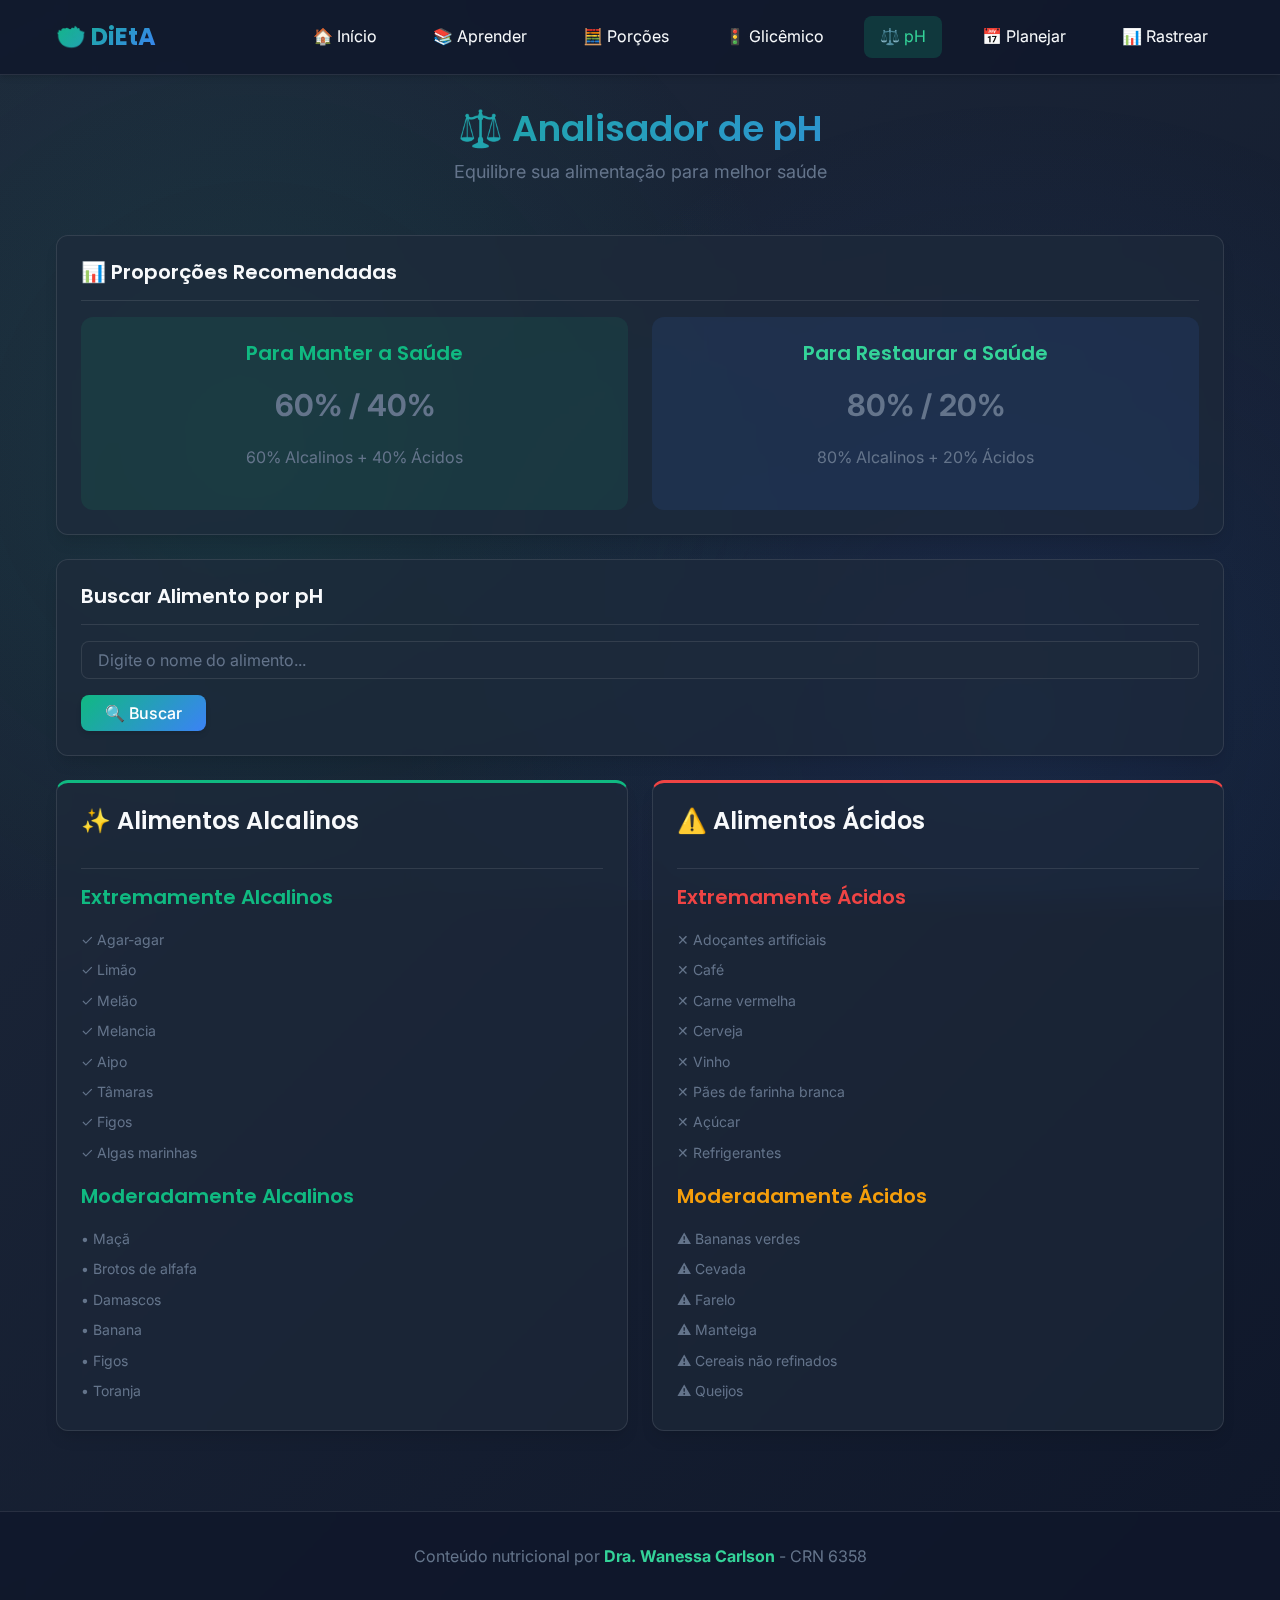
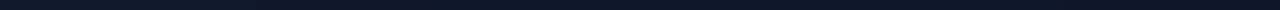
<file: pages/ph.html>
<!DOCTYPE html>
<html lang="pt-BR">

<head>
    <meta charset="UTF-8">
    <meta name="viewport" content="width=device-width, initial-scale=1.0">
    <title>Analisador de pH - DiEtA</title>
    <link rel="stylesheet" href="../style.css">
</head>

<body>
    <header class="header">
        <nav class="nav container">
            <div class="logo">🥗 DiEtA</div>
            <button class="menu-toggle" id="menuToggle">☰</button>
            <ul class="nav-menu" id="navMenu">
                <li><a href="../index.html" class="nav-link">🏠 Início</a></li>
                <li><a href="education.html" class="nav-link">📚 Aprender</a></li>
                <li><a href="portions.html" class="nav-link">🧮 Porções</a></li>
                <li><a href="glycemic.html" class="nav-link">🚦 Glicêmico</a></li>
                <li><a href="ph.html" class="nav-link active">⚖️ pH</a></li>
                <li><a href="planner.html" class="nav-link">📅 Planejar</a></li>
                <li><a href="tracker.html" class="nav-link">📊 Rastrear</a></li>
            </ul>
        </nav>
    </header>

    <main class="main">
        <div class="container">
            <section class="page-header">
                <h1 class="page-title">⚖️ Analisador de pH</h1>
                <p class="page-subtitle">Equilibre sua alimentação para melhor saúde</p>
            </section>

            <div class="card mb-2">
                <div class="card-header">
                    <h3 class="card-title">📊 Proporções Recomendadas</h3>
                </div>
                <div class="card-body">
                    <div class="grid grid-2">
                        <div
                            style="text-align: center; padding: var(--spacing-lg); background: rgba(16, 185, 129, 0.1); border-radius: var(--radius-lg);">
                            <h4 class="text-success">Para Manter a Saúde</h4>
                            <p style="font-size: var(--text-3xl); font-weight: 700; margin: var(--spacing-md) 0;">60% /
                                40%</p>
                            <p class="text-muted">60% Alcalinos + 40% Ácidos</p>
                        </div>
                        <div
                            style="text-align: center; padding: var(--spacing-lg); background: rgba(59, 130, 246, 0.1); border-radius: var(--radius-lg);">
                            <h4 class="text-primary">Para Restaurar a Saúde</h4>
                            <p style="font-size: var(--text-3xl); font-weight: 700; margin: var(--spacing-md) 0;">80% /
                                20%</p>
                            <p class="text-muted">80% Alcalinos + 20% Ácidos</p>
                        </div>
                    </div>
                </div>
            </div>

            <div class="card">
                <div class="card-header">
                    <h3 class="card-title">Buscar Alimento por pH</h3>
                </div>
                <div class="card-body">
                    <input type="text" class="form-input" id="phSearch" placeholder="Digite o nome do alimento...">
                    <button class="btn btn-primary mt-1" onclick="searchPH()">🔍 Buscar</button>
                </div>
            </div>

            <div id="phResults" class="mt-2"></div>

            <div class="grid grid-2 mt-2">
                <div class="card" style="border-top: 3px solid var(--color-green);">
                    <div class="card-header">
                        <h3>✨ Alimentos Alcalinos</h3>
                    </div>
                    <div class="card-body" id="alkalineFoods"></div>
                </div>
                <div class="card" style="border-top: 3px solid var(--color-red);">
                    <div class="card-header">
                        <h3>⚠️ Alimentos Ácidos</h3>
                    </div>
                    <div class="card-body" id="acidicFoods"></div>
                </div>
            </div>
        </div>
    </main>

    <footer class="footer">
        <div class="container">
            <p class="footer-credits">
                Conteúdo nutricional por <strong>Dra. Wanessa Carlson</strong> - CRN 6358
            </p>
        </div>
    </footer>

    <script src="../data/ph.js"></script>
    <script src="../script.js"></script>
    <script>
        function searchPH() {
            const query = document.getElementById('phSearch').value;
            const resultsDiv = document.getElementById('phResults');

            if (!query.trim()) {
                resultsDiv.innerHTML = '';
                return;
            }

            const results = searchByPH(query);

            if (results.length === 0) {
                resultsDiv.innerHTML = '<div class="card"><div class="card-body"><p class="text-warning">Nenhum alimento encontrado</p></div></div>';
                return;
            }

            resultsDiv.innerHTML = `
                <div class="card">
                    <div class="card-header"><h3>Resultados da Busca</h3></div>
                    <div class="card-body">
                        ${results.map(item => {
                const badge = getPhBadgeInfo(item.ph);
                return `
                                <div style="padding: var(--spacing-md); background: rgba(${badge.color === 'green' ? '16, 185, 129' : '239, 68, 68'}, 0.1); border-radius: var(--radius-md); margin-bottom: var(--spacing-sm); border-left: 3px solid var(--color-${badge.color});">
                                    <strong>${item.name}</strong>
                                    <span class="badge badge-${badge.color}" style="margin-left: var(--spacing-sm);">${badge.icon} ${badge.label}</span>
                                </div>
                            `;
            }).join('')}
                    </div>
                </div>
            `;
        }

        function displayPhCategories() {
            const alkalineDiv = document.getElementById('alkalineFoods');
            const acidicDiv = document.getElementById('acidicFoods');

            alkalineDiv.innerHTML = `
                <h4 class="text-success">Extremamente Alcalinos</h4>
                ${phData.extremamenteAlcalinos.slice(0, 8).map(item => `
                    <div style="padding: var(--spacing-xs) 0; font-size: var(--text-sm);">✓ ${item.name}</div>
                `).join('')}
                <h4 class="text-success mt-1">Moderadamente Alcalinos</h4>
                ${phData.moderadamenteAlcalinos.slice(0, 6).map(item => `
                    <div style="padding: var(--spacing-xs) 0; font-size: var(--text-sm);">• ${item.name}</div>
                `).join('')}
            `;

            acidicDiv.innerHTML = `
                <h4 class="text-danger">Extremamente Ácidos</h4>
                ${phData.extremamenteAcidos.slice(0, 8).map(item => `
                    <div style="padding: var(--spacing-xs) 0; font-size: var(--text-sm);">✕ ${item.name}</div>
                `).join('')}
                <h4 class="text-warning mt-1">Moderadamente Ácidos</h4>
                ${phData.moderadamenteAcidos.slice(0, 6).map(item => `
                    <div style="padding: var(--spacing-xs) 0; font-size: var(--text-sm);">⚠ ${item.name}</div>
                `).join('')}
            `;
        }

        document.addEventListener('DOMContentLoaded', displayPhCategories);

        document.getElementById('phSearch').addEventListener('keypress', function (e) {
            if (e.key === 'Enter') searchPH();
        });
    </script>
</body>

</html>
</file>
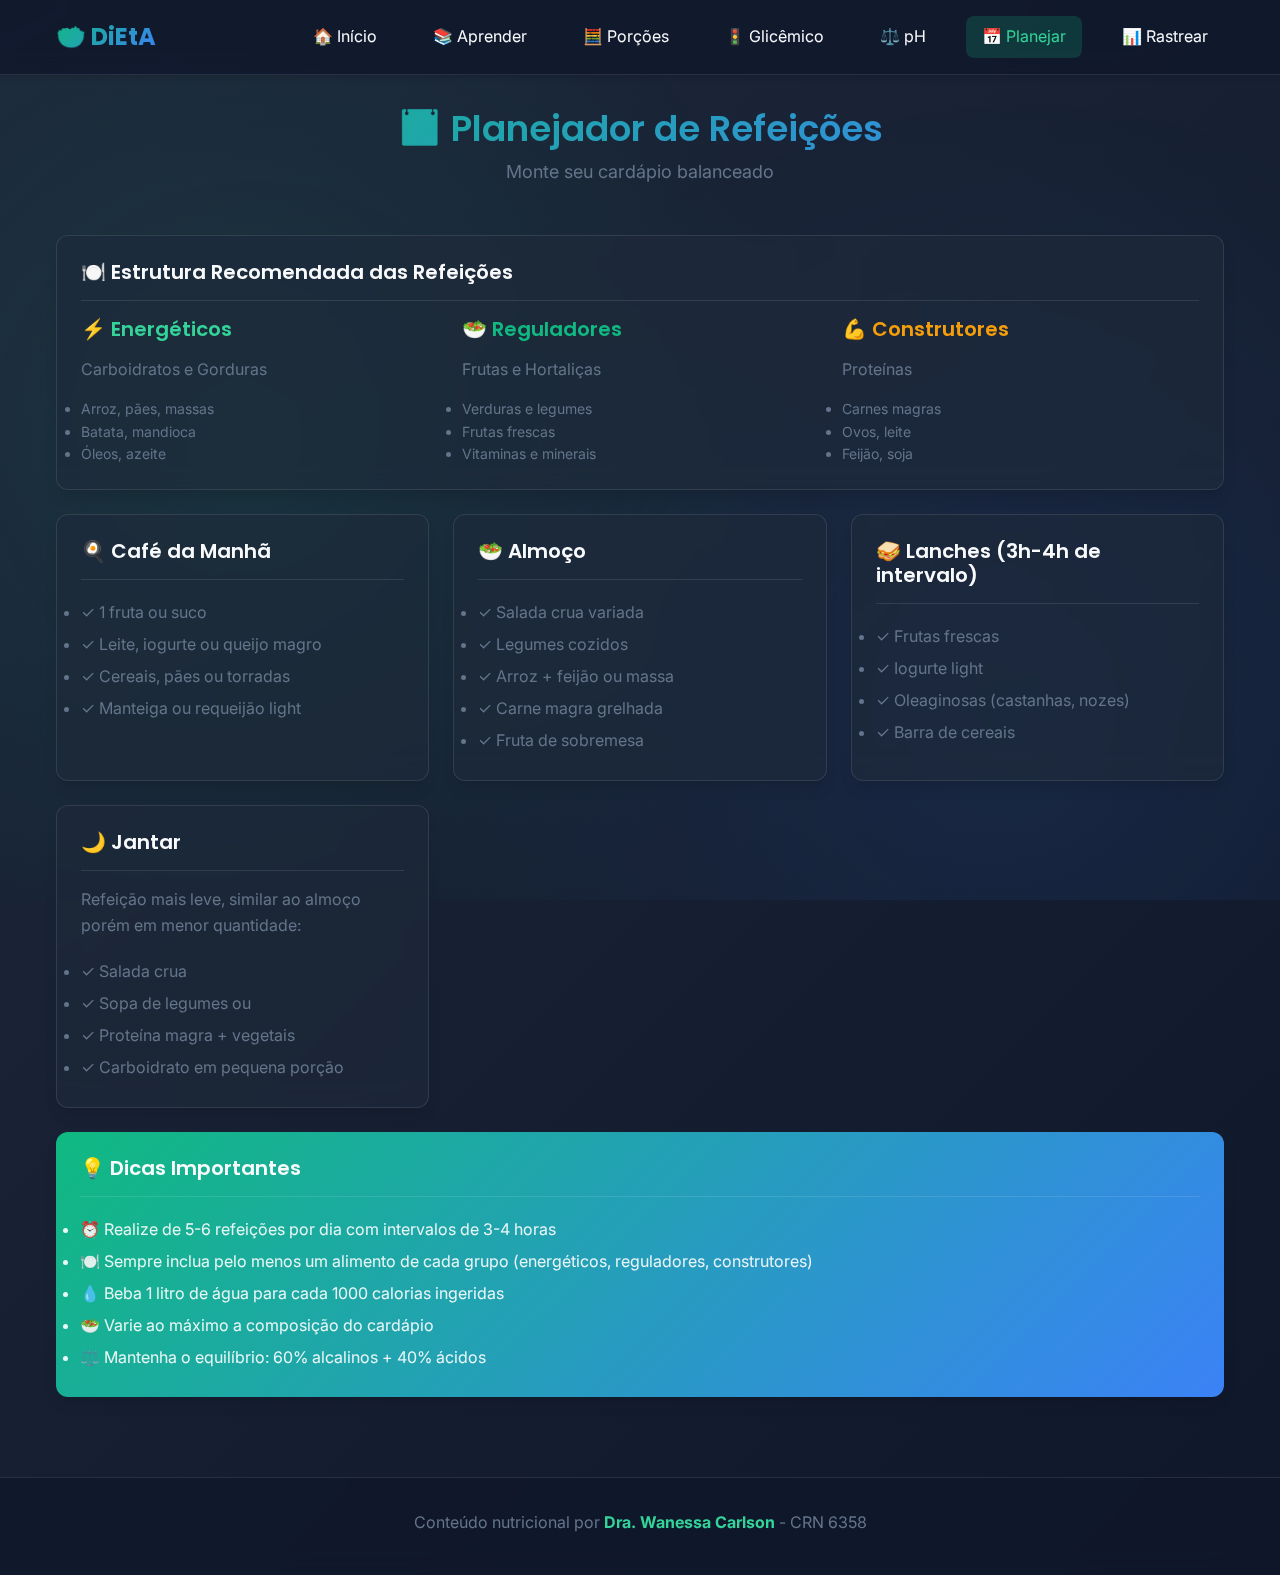
<file: pages/planner.html>
<!DOCTYPE html>
<html lang="pt-BR">

<head>
    <meta charset="UTF-8">
    <meta name="viewport" content="width=device-width, initial-scale=1.0">
    <title>Planejador de Refeições - DiEtA</title>
    <link rel="stylesheet" href="../style.css">
</head>

<body>
    <header class="header">
        <nav class="nav container">
            <div class="logo">🥗 DiEtA</div>
            <button class="menu-toggle" id="menuToggle">☰</button>
            <ul class="nav-menu" id="navMenu">
                <li><a href="../index.html" class="nav-link">🏠 Início</a></li>
                <li><a href="education.html" class="nav-link">📚 Aprender</a></li>
                <li><a href="portions.html" class="nav-link">🧮 Porções</a></li>
                <li><a href="glycemic.html" class="nav-link">🚦 Glicêmico</a></li>
                <li><a href="ph.html" class="nav-link">⚖️ pH</a></li>
                <li><a href="planner.html" class="nav-link active">📅 Planejar</a></li>
                <li><a href="tracker.html" class="nav-link">📊 Rastrear</a></li>
            </ul>
        </nav>
    </header>

    <main class="main">
        <div class="container">
            <section class="page-header">
                <h1 class="page-title">📅 Planejador de Refeições</h1>
                <p class="page-subtitle">Monte seu cardápio balanceado</p>
            </section>

            <div class="card mb-2">
                <div class="card-header">
                    <h3 class="card-title">🍽️ Estrutura Recomendada das Refeições</h3>
                </div>
                <div class="card-body">
                    <div class="grid grid-3">
                        <div>
                            <h4 class="text-primary">⚡ Energéticos</h4>
                            <p class="text-muted">Carboidratos e Gorduras</p>
                            <ul style="font-size: var(--text-sm); color: var(--color-text-muted);">
                                <li>Arroz, pães, massas</li>
                                <li>Batata, mandioca</li>
                                <li>Óleos, azeite</li>
                            </ul>
                        </div>
                        <div>
                            <h4 class="text-success">🥗 Reguladores</h4>
                            <p class="text-muted">Frutas e Hortaliças</p>
                            <ul style="font-size: var(--text-sm); color: var(--color-text-muted);">
                                <li>Verduras e legumes</li>
                                <li>Frutas frescas</li>
                                <li>Vitaminas e minerais</li>
                            </ul>
                        </div>
                        <div>
                            <h4 class="text-warning">💪 Construtores</h4>
                            <p class="text-muted">Proteínas</p>
                            <ul style="font-size: var(--text-sm); color: var(--color-text-muted);">
                                <li>Carnes magras</li>
                                <li>Ovos, leite</li>
                                <li>Feijão, soja</li>
                            </ul>
                        </div>
                    </div>
                </div>
            </div>

            <div class="grid grid-2">
                <div class="card">
                    <div class="card-header">
                        <h3 class="card-title">🍳 Café da Manhã</h3>
                    </div>
                    <div class="card-body">
                        <ul style="line-height: 2;">
                            <li>✓ 1 fruta ou suco</li>
                            <li>✓ Leite, iogurte ou queijo magro</li>
                            <li>✓ Cereais, pães ou torradas</li>
                            <li>✓ Manteiga ou requeijão light</li>
                        </ul>
                    </div>
                </div>

                <div class="card">
                    <div class="card-header">
                        <h3 class="card-title">🥗 Almoço</h3>
                    </div>
                    <div class="card-body">
                        <ul style="line-height: 2;">
                            <li>✓ Salada crua variada</li>
                            <li>✓ Legumes cozidos</li>
                            <li>✓ Arroz + feijão ou massa</li>
                            <li>✓ Carne magra grelhada</li>
                            <li>✓ Fruta de sobremesa</li>
                        </ul>
                    </div>
                </div>

                <div class="card">
                    <div class="card-header">
                        <h3 class="card-title">🥪 Lanches (3h-4h de intervalo)</h3>
                    </div>
                    <div class="card-body">
                        <ul style="line-height: 2;">
                            <li>✓ Frutas frescas</li>
                            <li>✓ Iogurte light</li>
                            <li>✓ Oleaginosas (castanhas, nozes)</li>
                            <li>✓ Barra de cereais</li>
                        </ul>
                    </div>
                </div>

                <div class="card">
                    <div class="card-header">
                        <h3 class="card-title">🌙 Jantar</h3>
                    </div>
                    <div class="card-body">
                        <p class="text-muted mb-1">Refeição mais leve, similar ao almoço porém em menor quantidade:</p>
                        <ul style="line-height: 2;">
                            <li>✓ Salada crua</li>
                            <li>✓ Sopa de legumes ou</li>
                            <li>✓ Proteína magra + vegetais</li>
                            <li>✓ Carboidrato em pequena porção</li>
                        </ul>
                    </div>
                </div>
            </div>

            <div class="card mt-2 card-gradient">
                <div class="card-header">
                    <h3 class="card-title">💡 Dicas Importantes</h3>
                </div>
                <div class="card-body">
                    <ul style="line-height: 2;">
                        <li>⏰ Realize de 5-6 refeições por dia com intervalos de 3-4 horas</li>
                        <li>🍽️ Sempre inclua pelo menos um alimento de cada grupo (energéticos, reguladores,
                            construtores)</li>
                        <li>💧 Beba 1 litro de água para cada 1000 calorias ingeridas</li>
                        <li>🥗 Varie ao máximo a composição do cardápio</li>
                        <li>⚖️ Mantenha o equilíbrio: 60% alcalinos + 40% ácidos</li>
                    </ul>
                </div>
            </div>
        </div>
    </main>

    <footer class="footer">
        <div class="container">
            <p class="footer-credits">
                Conteúdo nutricional por <strong>Dra. Wanessa Carlson</strong> - CRN 6358
            </p>
        </div>
    </footer>

    <script src="../script.js"></script>
</body>

</html>
</file>
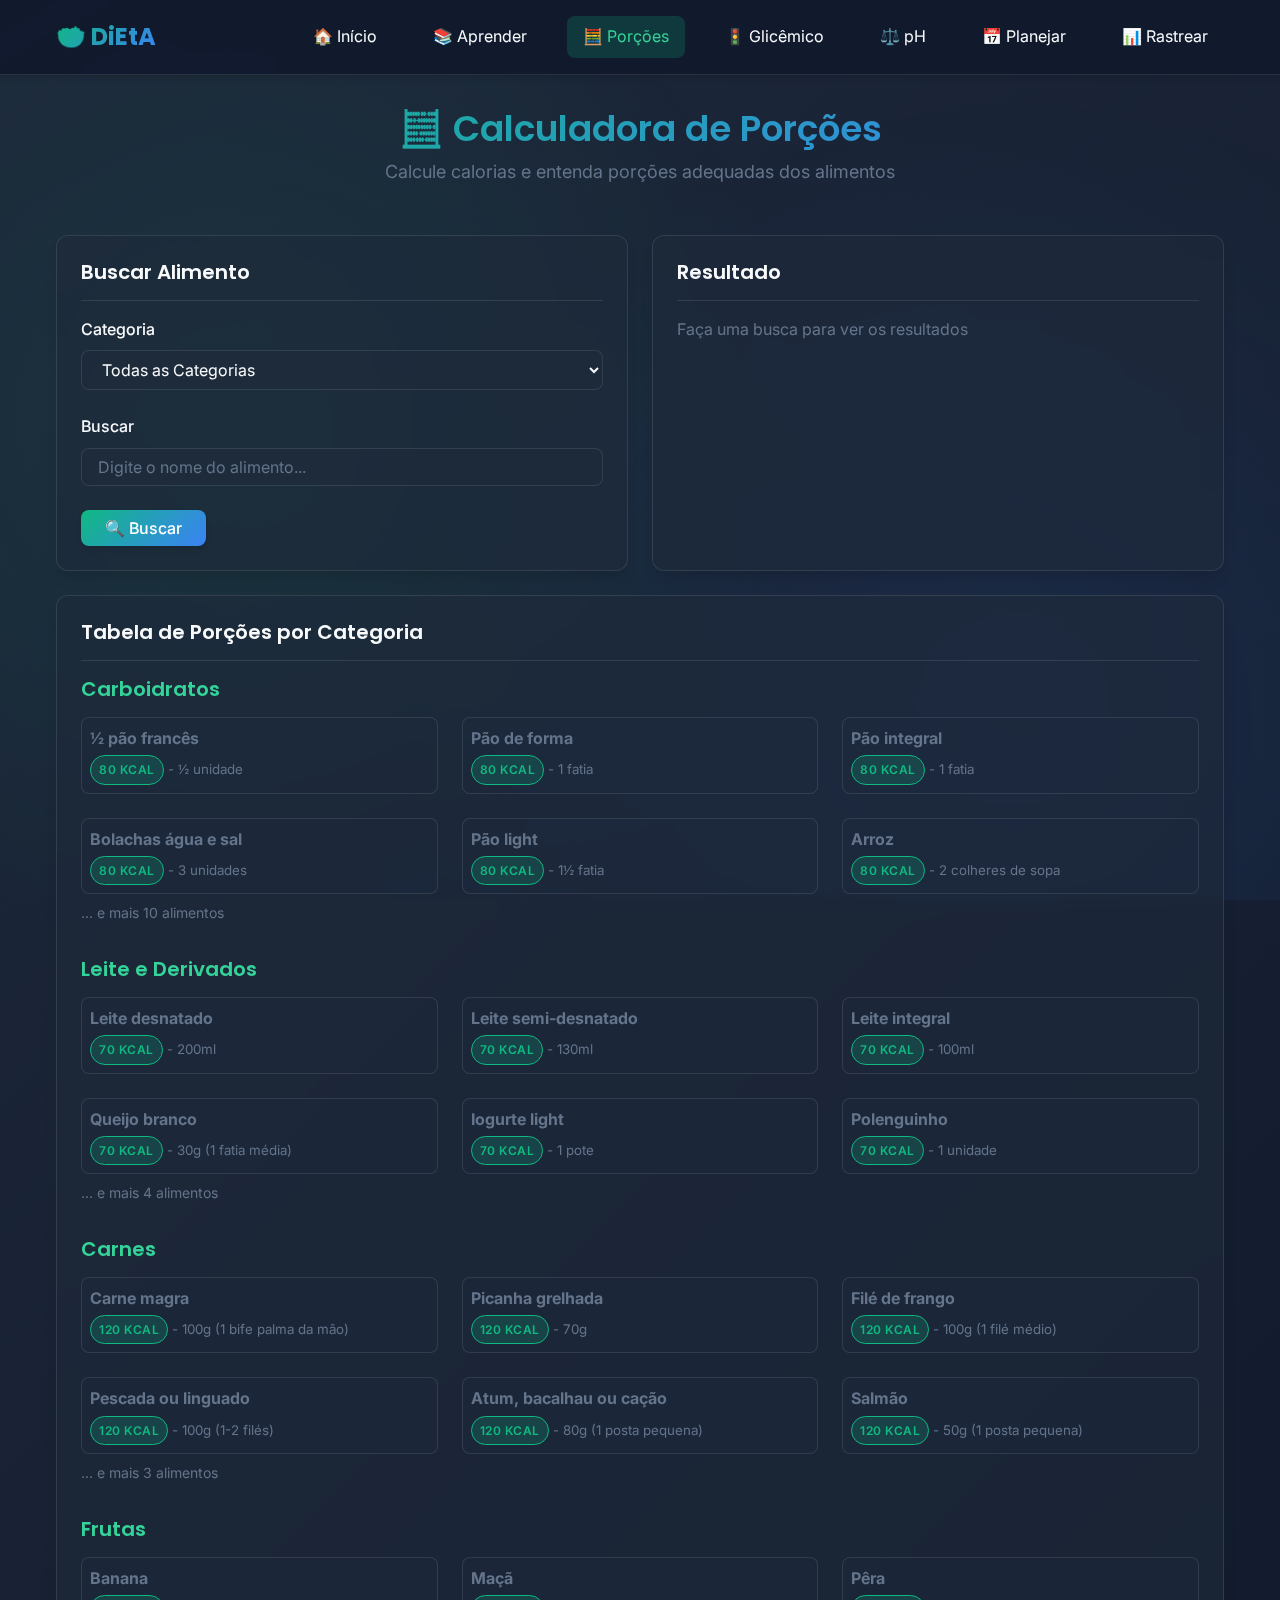
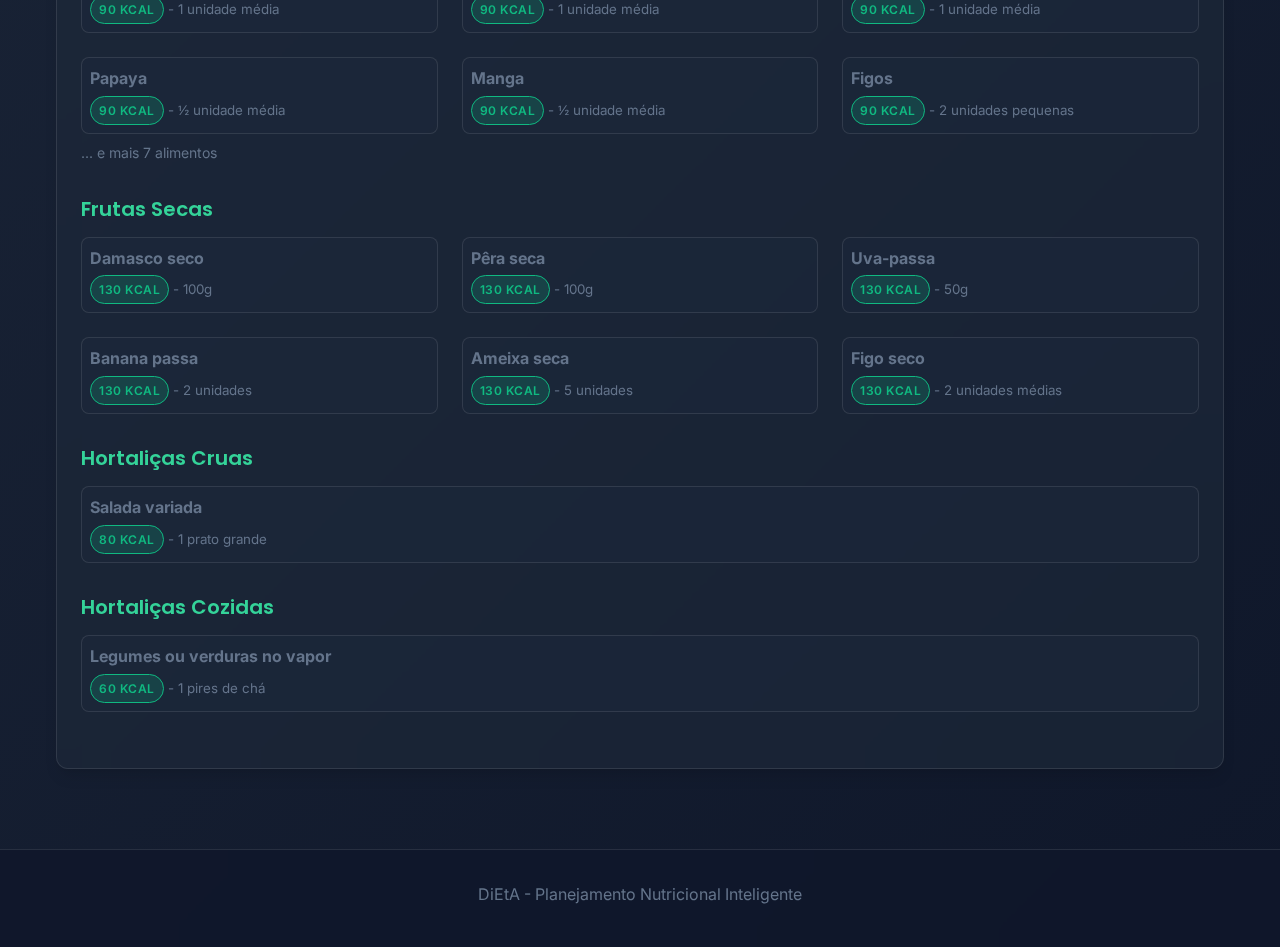
<file: pages/portions.html>
<!DOCTYPE html>
<html lang="pt-BR">

<head>
    <meta charset="UTF-8">
    <meta name="viewport" content="width=device-width, initial-scale=1.0">
    <title>Calculadora de Porções - DiEtA</title>
    <link rel="stylesheet" href="../style.css">
</head>

<body>
    <!-- Header -->
    <header class="header">
        <nav class="nav container">
            <div class="logo">🥗 DiEtA</div>
            <button class="menu-toggle" id="menuToggle">☰</button>
            <ul class="nav-menu" id="navMenu">
                <li><a href="../index.html" class="nav-link">🏠 Início</a></li>
                <li><a href="education.html" class="nav-link">📚 Aprender</a></li>
                <li><a href="portions.html" class="nav-link active">🧮 Porções</a></li>
                <li><a href="glycemic.html" class="nav-link">🚦 Glicêmico</a></li>
                <li><a href="ph.html" class="nav-link">⚖️ pH</a></li>
                <li><a href="planner.html" class="nav-link">📅 Planejar</a></li>
                <li><a href="tracker.html" class="nav-link">📊 Rastrear</a></li>
            </ul>
        </nav>
    </header>

    <main class="main">
        <div class="container">
            <section class="page-header">
                <h1 class="page-title">🧮 Calculadora de Porções</h1>
                <p class="page-subtitle">Calcule calorias e entenda porções adequadas dos alimentos</p>
            </section>

            <div class="grid grid-2">
                <div class="card">
                    <div class="card-header">
                        <h3 class="card-title">Buscar Alimento</h3>
                    </div>
                    <div class="card-body">
                        <div class="form-group">
                            <label class="form-label">Categoria</label>
                            <select class="form-select" id="categorySelect">
                                <option value="all">Todas as Categorias</option>
                                <option value="carboidratos">Carboidratos</option>
                                <option value="leiteDerivados">Leite e Derivados</option>
                                <option value="carnes">Carnes</option>
                                <option value="frutas">Frutas</option>
                                <option value="frutasSecas">Frutas Secas</option>
                                <option value="hortaliçasCruas">Hortaliças Cruas</option>
                                <option value="hortaliçasCozidas">Hortaliças Cozidas</option>
                            </select>
                        </div>
                        <div class="form-group">
                            <label class="form-label">Buscar</label>
                            <input type="text" class="form-input" id="searchInput"
                                placeholder="Digite o nome do alimento...">
                        </div>
                        <button class="btn btn-primary" onclick="searchPortions()">🔍 Buscar</button>
                    </div>
                </div>

                <div class="card">
                    <div class="card-header">
                        <h3 class="card-title">Resultado</h3>
                    </div>
                    <div class="card-body">
                        <div id="searchResults">
                            <p class="text-muted">Faça uma busca para ver os resultados</p>
                        </div>
                    </div>
                </div>
            </div>

            <div class="card mt-2">
                <div class="card-header">
                    <h3 class="card-title">Tabela de Porções por Categoria</h3>
                </div>
                <div class="card-body">
                    <div id="portionsTable"></div>
                </div>
            </div>
        </div>
    </main>

    <footer class="footer">
        <div class="container">
            <p class="footer-credits">
                DiEtA - Planejamento Nutricional Inteligente
            </p>
        </div>
    </footer>

    <script src="../data/portions.js"></script>
    <script src="../script.js"></script>
    <script>
        function searchPortions() {
            const searchQuery = document.getElementById('searchInput').value;
            const category = document.getElementById('categorySelect').value;
            const resultsDiv = document.getElementById('searchResults');

            if (!searchQuery.trim()) {
                resultsDiv.innerHTML = '<p class="text-warning">Digite algo para buscar</p>';
                return;
            }

            const searchCat = category === 'all' ? null : category;
            const results = searchFood(searchQuery, searchCat);

            if (results.length === 0) {
                resultsDiv.innerHTML = '<p class="text-warning">Nenhum alimento encontrado</p>';
                return;
            }

            resultsDiv.innerHTML = results.map(item => `
                <div style="padding: var(--spacing-md); background: rgba(16, 185, 129, 0.1); border-radius: var(--radius-md); margin-bottom: var(--spacing-sm);">
                    <strong style="color: var(--color-primary-light);">${item.name}</strong><br>
                    <span class="badge badge-green">${item.calories} kcal</span>
                    <span class="badge badge-blue">${item.amount}</span><br>
                    <small class="text-muted">Categoria: ${getCategoryName(item.category)}</small>
                </div>
            `).join('');
        }

        function getCategoryName(cat) {
            const names = {
                carboidratos: 'Carboidratos',
                leiteDerivados: 'Leite e Derivados',
                carnes: 'Carnes',
                frutas: 'Frutas',
                frutasSecas: 'Frutas Secas',
                hortaliçasCruas: 'Hortaliças Cruas',
                hortaliçasCozidas: 'Hortaliças Cozidas'
            };
            return names[cat] || cat;
        }

        function displayAllPortions() {
            const tableDiv = document.getElementById('portionsTable');
            let html = '';

            Object.entries(portionsData).forEach(([category, foods]) => {
                html += `
                    <div style="margin-bottom: var(--spacing-xl);">
                        <h4 style="color: var(--color-primary-light); margin-bottom: var(--spacing-md);">
                            ${getCategoryName(category)}
                        </h4>
                        <div class="grid grid-2">
                            ${foods.slice(0, 6).map(food => `
                                <div style="padding: var(--spacing-sm); background: rgba(30, 41, 59, 0.4); border-radius: var(--radius-md); border: 1px solid rgba(255, 255, 255, 0.1);">
                                    <strong>${food.name}</strong><br>
                                    <span class="badge badge-green" style="margin-top: var(--spacing-xs);">${food.calories} kcal</span>
                                    <small class="text-muted"> - ${food.amount}</small>
                                </div>
                            `).join('')}
                        </div>
                        ${foods.length > 6 ? '<p class="text-muted" style="margin-top: var(--spacing-sm); font-size: var(--text-sm);">... e mais ' + (foods.length - 6) + ' alimentos</p>' : ''}
                    </div>
                `;
            });

            tableDiv.innerHTML = html;
        }

        document.addEventListener('DOMContentLoaded', displayAllPortions);

        document.getElementById('searchInput').addEventListener('keypress', function (e) {
            if (e.key === 'Enter') {
                searchPortions();
            }
        });
    </script>
</body>

</html>
</file>
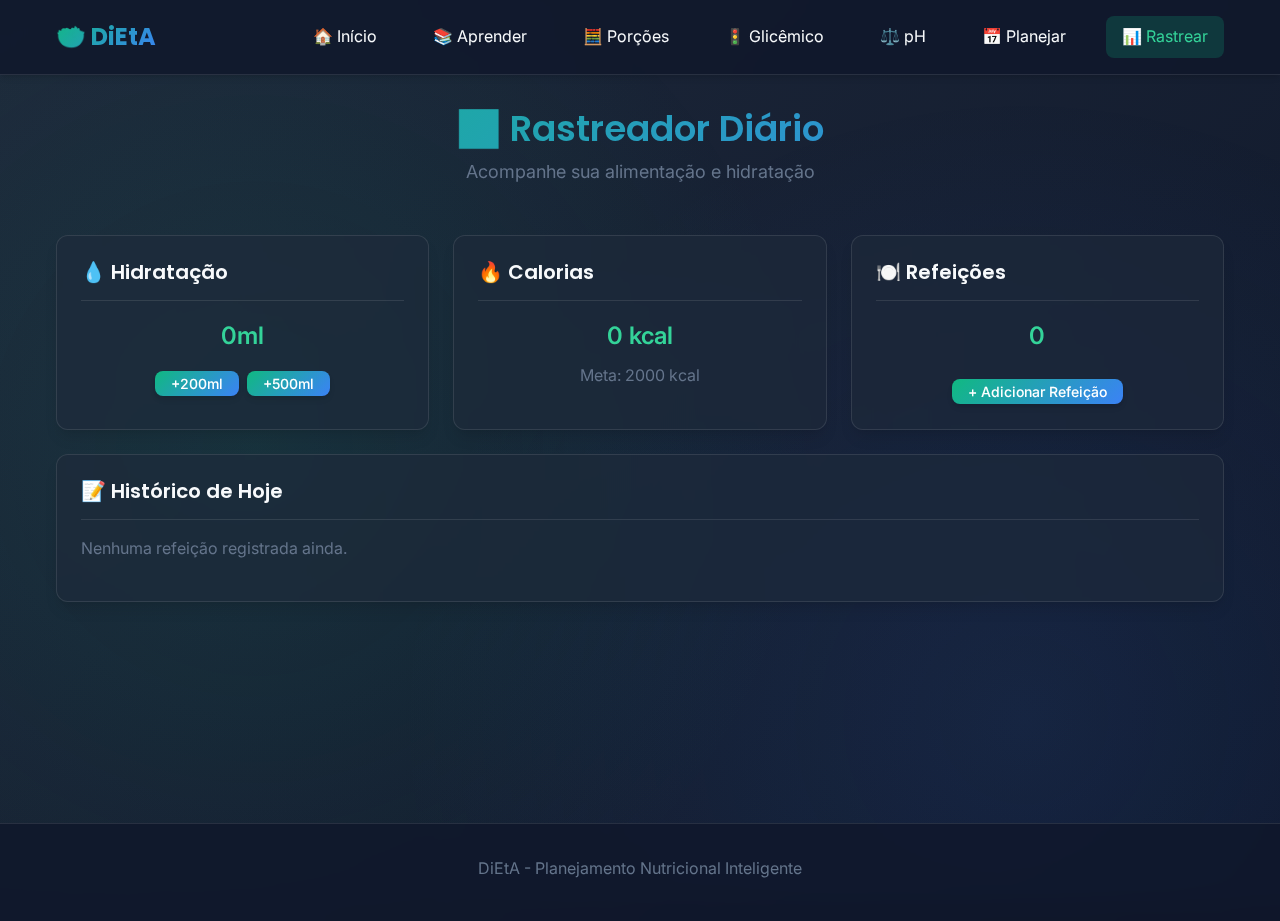
<file: pages/tracker.html>
<!DOCTYPE html>
<html lang="pt-BR">

<head>
    <meta charset="UTF-8">
    <meta name="viewport" content="width=device-width, initial-scale=1.0">
    <title>Rastreador Diário - DiEtA</title>
    <link rel="stylesheet" href="../style.css">
</head>

<body>
    <header class="header">
        <nav class="nav container">
            <div class="logo">🥗 DiEtA</div>
            <button class="menu-toggle" id="menuToggle">☰</button>
            <ul class="nav-menu" id="navMenu">
                <li><a href="../index.html" class="nav-link">🏠 Início</a></li>
                <li><a href="education.html" class="nav-link">📚 Aprender</a></li>
                <li><a href="portions.html" class="nav-link">🧮 Porções</a></li>
                <li><a href="glycemic.html" class="nav-link">🚦 Glicêmico</a></li>
                <li><a href="ph.html" class="nav-link">⚖️ pH</a></li>
                <li><a href="planner.html" class="nav-link">📅 Planejar</a></li>
                <li><a href="tracker.html" class="nav-link active">📊 Rastrear</a></li>
            </ul>
        </nav>
    </header>

    <main class="main">
        <div class="container">
            <section class="page-header">
                <h1 class="page-title">📊 Rastreador Diário</h1>
                <p class="page-subtitle">Acompanhe sua alimentação e hidratação</p>
            </section>

            <div class="grid grid-3 mb-2">
                <div class="card">
                    <div class="card-header">
                        <h3 class="card-title">💧 Hidratação</h3>
                    </div>
                    <div class="card-body text-center">
                        <div class="stat-value" id="waterTotal">0ml</div>
                        <div class="flex gap-sm" style="justify-content: center; margin-top: var(--spacing-md);">
                            <button class="btn btn-sm btn-primary" onclick="addWaterQuick(200)">+200ml</button>
                            <button class="btn btn-sm btn-primary" onclick="addWaterQuick(500)">+500ml</button>
                        </div>
                    </div>
                </div>

                <div class="card">
                    <div class="card-header">
                        <h3 class="card-title">🔥 Calorias</h3>
                    </div>
                    <div class="card-body text-center">
                        <div class="stat-value" id="caloriesTotal">0 kcal</div>
                        <p class="text-muted" id="caloriesGoal">Meta: 2000 kcal</p>
                    </div>
                </div>

                <div class="card">
                    <div class="card-header">
                        <h3 class="card-title">🍽️ Refeições</h3>
                    </div>
                    <div class="card-body text-center">
                        <div class="stat-value" id="mealsTotal">0</div>
                        <button class="btn btn-sm btn-primary mt-1" onclick="showAddMealForm()">+ Adicionar
                            Refeição</button>
                    </div>
                </div>
            </div>

            <div id="addMealForm" class="card hidden mb-2">
                <div class="card-header">
                    <h3 class="card-title">Adicionar Refeição</h3>
                </div>
                <div class="card-body">
                    <div class="grid grid-2">
                        <div class="form-group">
                            <label class="form-label">Nome da Refeição</label>
                            <input type="text" class="form-input" id="mealName" placeholder="Ex: Café da manhã">
                        </div>
                        <div class="form-group">
                            <label class="form-label">Calorias (kcal)</label>
                            <input type="number" class="form-input" id="mealCalories" placeholder="Ex: 500">
                        </div>
                    </div>
                    <div class="form-group">
                        <label class="form-label">Descrição</label>
                        <textarea class="form-textarea" id="mealDescription" placeholder="O que você comeu?"></textarea>
                    </div>
                    <div class="flex gap-md">
                        <button class="btn btn-primary" onclick="saveMeal()">Salvar Refeição</button>
                        <button class="btn btn-outline" onclick="hideAddMealForm()">Cancelar</button>
                    </div>
                </div>
            </div>

            <div class="card">
                <div class="card-header">
                    <h3 class="card-title">📝 Histórico de Hoje</h3>
                </div>
                <div class="card-body" id="todayHistory">
                    <p class="text-muted">Nenhuma refeição registrada ainda.</p>
                </div>
            </div>
        </div>
    </main>

    <footer class="footer">
        <div class="container">
            <p class="footer-credits">
                DiEtA - Planejamento Nutricional Inteligente
            </p>
        </div>
    </footer>

    <script src="../script.js"></script>
    <script>
        function loadTrackerData() {
            const today = window.DiEtA.getTodayKey();
            const dailyLog = window.DiEtA.load('dailyLog', {});
            const todayLog = dailyLog[today] || { water: 0, calories: 0, meals: [] };

            document.getElementById('waterTotal').textContent = todayLog.water + 'ml';
            document.getElementById('caloriesTotal').textContent = todayLog.calories + ' kcal';
            document.getElementById('mealsTotal').textContent = todayLog.meals.length;

            displayMealsHistory(todayLog.meals);
        }

        function addWaterQuick(amount) {
            window.DiEtA.addWater(amount);
            loadTrackerData();
            showNotification(`✅ ${amount}ml de água adicionado!`);
        }

        function showAddMealForm() {
            document.getElementById('addMealForm').classList.remove('hidden');
        }

        function hideAddMealForm() {
            document.getElementById('addMealForm').classList.add('hidden');
            document.getElementById('mealName').value = '';
            document.getElementById('mealCalories').value = '';
            document.getElementById('mealDescription').value = '';
        }

        function saveMeal() {
            const name = document.getElementById('mealName').value;
            const calories = parseInt(document.getElementById('mealCalories').value) || 0;
            const description = document.getElementById('mealDescription').value;

            if (!name.trim()) {
                alert('Por favor, insira o nome da refeição');
                return;
            }

            window.DiEtA.addMeal({ name, calories, description });
            hideAddMealForm();
            loadTrackerData();
            showNotification('✅ Refeição registrada com sucesso!');
        }

        function displayMealsHistory(meals) {
            const historyDiv = document.getElementById('todayHistory');

            if (meals.length === 0) {
                historyDiv.innerHTML = '<p class="text-muted">Nenhuma refeição registrada ainda.</p>';
                return;
            }

            historyDiv.innerHTML = meals.map((meal, index) => `
                <div style="padding: var(--spacing-md); background: rgba(16, 185, 129, 0.05); border-radius: var(--radius-md); margin-bottom: var(--spacing-sm); border-left: 3px solid var(--color-primary);">
                    <div class="flex-between">
                        <strong>${meal.name}</strong>
                        <span class="badge badge-green">${meal.calories} kcal</span>
                    </div>
                    ${meal.description ? `<p class="text-muted" style="margin-top: var(--spacing-xs); font-size: var(--text-sm);">${meal.description}</p>` : ''}
                    <small class="text-muted">${window.DiEtA.formatTime(meal.time)}</small>
                </div>
            `).join('');
        }

        function showNotification(message) {
            const notification = document.createElement('div');
            notification.style.cssText = `
                position: fixed;
                top: 80px;
                right: 20px;
                background: var(--gradient-success);
                color: white;
                padding: var(--spacing-md) var(--spacing-lg);
                border-radius: var(--radius-lg);
                box-shadow: var(--shadow-xl);
                z-index: 1000;
                animation: slideInRight 0.3s ease-out;
            `;
            notification.textContent = message;
            document.body.appendChild(notification);

            setTimeout(() => {
                notification.style.animation = 'fadeOut 0.3s ease-out';
                setTimeout(() => notification.remove(), 300);
            }, 3000);
        }

        document.addEventListener('DOMContentLoaded', loadTrackerData);
    </script>
</body>

</html>
</file>
<file: style.css>
/* ============================================
   DiEtA - Sistema de Design
   Webapp de Planejamento Nutricional
   ============================================ */

@import url('https://fonts.googleapis.com/css2?family=Inter:wght@300;400;500;600;700&family=Poppins:wght@400;500;600;700&display=swap');

/* ============================================
   CSS VARIABLES - Design Tokens
   ============================================ */
:root {
  /* Cores Principais */
  --color-primary: #10b981;
  --color-primary-light: #34d399;
  --color-primary-dark: #059669;

  --color-secondary: #3b82f6;
  --color-secondary-light: #60a5fa;
  --color-secondary-dark: #2563eb;

  /* Cores Semáforo */
  --color-green: #10b981;
  --color-yellow: #f59e0b;
  --color-red: #ef4444;

  /* Cores Neutras */
  --color-bg-dark: #0f172a;
  --color-bg-dark-secondary: #1e293b;
  --color-bg-dark-tertiary: #334155;

  --color-bg-light: #f8fafc;
  --color-bg-light-secondary: #f1f5f9;
  --color-bg-light-tertiary: #e2e8f0;

  --color-text-dark: #0f172a;
  --color-text-light: #f8fafc;
  --color-text-muted: #64748b;

  /* Gradientes */
  --gradient-primary: linear-gradient(135deg, #10b981 0%, #3b82f6 100%);
  --gradient-warm: linear-gradient(135deg, #f59e0b 0%, #ef4444 100%);
  --gradient-success: linear-gradient(135deg, #10b981 0%, #059669 100%);
  --gradient-dark: linear-gradient(135deg, #1e293b 0%, #0f172a 100%);

  /* Sombras */
  --shadow-sm: 0 1px 2px 0 rgba(0, 0, 0, 0.05);
  --shadow-md: 0 4px 6px -1px rgba(0, 0, 0, 0.1), 0 2px 4px -1px rgba(0, 0, 0, 0.06);
  --shadow-lg: 0 10px 15px -3px rgba(0, 0, 0, 0.1), 0 4px 6px -2px rgba(0, 0, 0, 0.05);
  --shadow-xl: 0 20px 25px -5px rgba(0, 0, 0, 0.1), 0 10px 10px -5px rgba(0, 0, 0, 0.04);
  --shadow-glow: 0 0 20px rgba(16, 185, 129, 0.3);

  /* Espaçamentos */
  --spacing-xs: 0.25rem;
  --spacing-sm: 0.5rem;
  --spacing-md: 1rem;
  --spacing-lg: 1.5rem;
  --spacing-xl: 2rem;
  --spacing-2xl: 3rem;

  /* Bordas */
  --radius-sm: 0.375rem;
  --radius-md: 0.5rem;
  --radius-lg: 0.75rem;
  --radius-xl: 1rem;
  --radius-full: 9999px;

  /* Tipografia */
  --font-primary: 'Inter', -apple-system, BlinkMacSystemFont, 'Segoe UI', sans-serif;
  --font-heading: 'Poppins', sans-serif;

  --text-xs: 0.75rem;
  --text-sm: 0.875rem;
  --text-base: 1rem;
  --text-lg: 1.125rem;
  --text-xl: 1.25rem;
  --text-2xl: 1.5rem;
  --text-3xl: 1.875rem;
  --text-4xl: 2.25rem;

  /* Transições */
  --transition-fast: 150ms ease-in-out;
  --transition-base: 250ms ease-in-out;
  --transition-slow: 350ms ease-in-out;
}

/* ============================================
   RESET & BASE STYLES
   ============================================ */
* {
  margin: 0;
  padding: 0;
  box-sizing: border-box;
}

html {
  scroll-behavior: smooth;
}

body {
  font-family: var(--font-primary);
  font-size: var(--text-base);
  line-height: 1.6;
  color: var(--color-text-light);
  background: var(--gradient-dark);
  min-height: 100vh;
  overflow-x: hidden;
}

/* Background Pattern */
body::before {
  content: '';
  position: fixed;
  top: 0;
  left: 0;
  width: 100%;
  height: 100%;
  background-image:
    radial-gradient(circle at 20% 50%, rgba(16, 185, 129, 0.1) 0%, transparent 50%),
    radial-gradient(circle at 80% 80%, rgba(59, 130, 246, 0.1) 0%, transparent 50%);
  pointer-events: none;
  z-index: -1;
}

/* ============================================
   TYPOGRAPHY
   ============================================ */
h1,
h2,
h3,
h4,
h5,
h6 {
  font-family: var(--font-heading);
  font-weight: 600;
  line-height: 1.2;
  margin-bottom: var(--spacing-md);
}

h1 {
  font-size: var(--text-4xl);
}

h2 {
  font-size: var(--text-3xl);
}

h3 {
  font-size: var(--text-2xl);
}

h4 {
  font-size: var(--text-xl);
}

h5 {
  font-size: var(--text-lg);
}

h6 {
  font-size: var(--text-base);
}

p {
  margin-bottom: var(--spacing-md);
}

a {
  color: var(--color-primary-light);
  text-decoration: none;
  transition: color var(--transition-fast);
}

a:hover {
  color: var(--color-primary);
}

/* ============================================
   LAYOUT CONTAINERS
   ============================================ */
.container {
  width: 100%;
  max-width: 1200px;
  margin: 0 auto;
  padding: 0 var(--spacing-md);
}

.container-fluid {
  width: 100%;
  padding: 0 var(--spacing-md);
}

/* ============================================
   HEADER & NAVIGATION
   ============================================ */
.header {
  background: rgba(15, 23, 42, 0.8);
  backdrop-filter: blur(10px);
  border-bottom: 1px solid rgba(255, 255, 255, 0.1);
  padding: var(--spacing-md) 0;
  position: sticky;
  top: 0;
  z-index: 100;
  box-shadow: var(--shadow-md);
}

.nav {
  display: flex;
  justify-content: space-between;
  align-items: center;
  gap: var(--spacing-lg);
}

.logo {
  font-family: var(--font-heading);
  font-size: var(--text-2xl);
  font-weight: 700;
  background: var(--gradient-primary);
  -webkit-background-clip: text;
  -webkit-text-fill-color: transparent;
  background-clip: text;
}

.nav-menu {
  display: flex;
  list-style: none;
  gap: var(--spacing-lg);
  align-items: center;
}

.nav-link {
  color: var(--color-text-light);
  padding: var(--spacing-sm) var(--spacing-md);
  border-radius: var(--radius-md);
  transition: all var(--transition-fast);
  display: flex;
  align-items: center;
  gap: var(--spacing-sm);
}

.nav-link:hover {
  background: rgba(16, 185, 129, 0.1);
  color: var(--color-primary-light);
  transform: translateY(-2px);
}

.nav-link.active {
  background: rgba(16, 185, 129, 0.2);
  color: var(--color-primary-light);
}

/* Mobile Menu Toggle */
.menu-toggle {
  display: none;
  background: none;
  border: none;
  color: var(--color-text-light);
  font-size: var(--text-2xl);
  cursor: pointer;
}

@media (max-width: 768px) {
  .menu-toggle {
    display: block;
  }

  .nav-menu {
    position: fixed;
    top: 70px;
    left: -100%;
    flex-direction: column;
    width: 100%;
    background: rgba(15, 23, 42, 0.98);
    backdrop-filter: blur(10px);
    padding: var(--spacing-xl);
    transition: left var(--transition-base);
    box-shadow: var(--shadow-lg);
  }

  .nav-menu.active {
    left: 0;
  }
}

/* ============================================
   CARDS & COMPONENTS
   ============================================ */
.card {
  background: rgba(30, 41, 59, 0.6);
  backdrop-filter: blur(10px);
  border: 1px solid rgba(255, 255, 255, 0.1);
  border-radius: var(--radius-lg);
  padding: var(--spacing-lg);
  box-shadow: var(--shadow-lg);
  transition: all var(--transition-base);
}

.card:hover {
  transform: translateY(-4px);
  box-shadow: var(--shadow-xl), var(--shadow-glow);
  border-color: rgba(16, 185, 129, 0.3);
}

.card-header {
  display: flex;
  justify-content: space-between;
  align-items: center;
  margin-bottom: var(--spacing-md);
  padding-bottom: var(--spacing-md);
  border-bottom: 1px solid rgba(255, 255, 255, 0.1);
}

.card-title {
  font-size: var(--text-xl);
  margin-bottom: 0;
}

.card-body {
  color: var(--color-text-muted);
}

.card-footer {
  margin-top: var(--spacing-md);
  padding-top: var(--spacing-md);
  border-top: 1px solid rgba(255, 255, 255, 0.1);
}

/* Card Variants */
.card-gradient {
  background: var(--gradient-primary);
  border: none;
  color: var(--color-text-light);
}

.card-gradient .card-body {
  color: rgba(255, 255, 255, 0.9);
}

/* ============================================
   BUTTONS
   ============================================ */
.btn {
  display: inline-flex;
  align-items: center;
  justify-content: center;
  gap: var(--spacing-sm);
  padding: var(--spacing-sm) var(--spacing-lg);
  font-family: var(--font-primary);
  font-size: var(--text-base);
  font-weight: 500;
  border: none;
  border-radius: var(--radius-md);
  cursor: pointer;
  transition: all var(--transition-fast);
  text-decoration: none;
  white-space: nowrap;
}

.btn:disabled {
  opacity: 0.5;
  cursor: not-allowed;
}

/* Button Variants */
.btn-primary {
  background: var(--gradient-primary);
  color: white;
  box-shadow: var(--shadow-md);
}

.btn-primary:hover:not(:disabled) {
  transform: translateY(-2px);
  box-shadow: var(--shadow-lg), var(--shadow-glow);
}

.btn-secondary {
  background: rgba(59, 130, 246, 0.2);
  color: var(--color-secondary-light);
  border: 1px solid var(--color-secondary);
}

.btn-secondary:hover:not(:disabled) {
  background: rgba(59, 130, 246, 0.3);
  transform: translateY(-2px);
}

.btn-success {
  background: var(--gradient-success);
  color: white;
}

.btn-danger {
  background: var(--color-red);
  color: white;
}

.btn-outline {
  background: transparent;
  color: var(--color-primary-light);
  border: 2px solid var(--color-primary);
}

.btn-outline:hover:not(:disabled) {
  background: var(--color-primary);
  color: white;
}

.btn-sm {
  padding: var(--spacing-xs) var(--spacing-md);
  font-size: var(--text-sm);
}

.btn-lg {
  padding: var(--spacing-md) var(--spacing-xl);
  font-size: var(--text-lg);
}

/* ============================================
   BADGES
   ============================================ */
.badge {
  display: inline-flex;
  align-items: center;
  gap: var(--spacing-xs);
  padding: var(--spacing-xs) var(--spacing-sm);
  font-size: var(--text-xs);
  font-weight: 600;
  border-radius: var(--radius-full);
  text-transform: uppercase;
  letter-spacing: 0.5px;
}

.badge-green {
  background: rgba(16, 185, 129, 0.2);
  color: var(--color-green);
  border: 1px solid var(--color-green);
}

.badge-yellow {
  background: rgba(245, 158, 11, 0.2);
  color: var(--color-yellow);
  border: 1px solid var(--color-yellow);
}

.badge-red {
  background: rgba(239, 68, 68, 0.2);
  color: var(--color-red);
  border: 1px solid var(--color-red);
}

.badge-blue {
  background: rgba(59, 130, 246, 0.2);
  color: var(--color-secondary-light);
  border: 1px solid var(--color-secondary);
}

/* ============================================
   FORMS
   ============================================ */
.form-group {
  margin-bottom: var(--spacing-lg);
}

.form-label {
  display: block;
  margin-bottom: var(--spacing-sm);
  font-weight: 500;
  color: var(--color-text-light);
}

.form-input,
.form-select,
.form-textarea {
  width: 100%;
  padding: var(--spacing-sm) var(--spacing-md);
  background: rgba(30, 41, 59, 0.6);
  border: 1px solid rgba(255, 255, 255, 0.1);
  border-radius: var(--radius-md);
  color: var(--color-text-light);
  font-family: var(--font-primary);
  font-size: var(--text-base);
  transition: all var(--transition-fast);
}

.form-input:focus,
.form-select:focus,
.form-textarea:focus {
  outline: none;
  border-color: var(--color-primary);
  box-shadow: 0 0 0 3px rgba(16, 185, 129, 0.1);
}

.form-input::placeholder {
  color: var(--color-text-muted);
}

.form-textarea {
  resize: vertical;
  min-height: 100px;
}

/* ============================================
   GRID SYSTEM
   ============================================ */
.grid {
  display: grid;
  gap: var(--spacing-lg);
}

.grid-2 {
  grid-template-columns: repeat(auto-fit, minmax(300px, 1fr));
}

.grid-3 {
  grid-template-columns: repeat(auto-fit, minmax(250px, 1fr));
}

.grid-4 {
  grid-template-columns: repeat(auto-fit, minmax(200px, 1fr));
}

@media (max-width: 768px) {

  .grid-2,
  .grid-3,
  .grid-4 {
    grid-template-columns: 1fr;
  }
}

/* ============================================
   UTILITIES
   ============================================ */
.text-center {
  text-align: center;
}

.text-right {
  text-align: right;
}

.text-muted {
  color: var(--color-text-muted);
}

.text-primary {
  color: var(--color-primary-light);
}

.text-success {
  color: var(--color-green);
}

.text-warning {
  color: var(--color-yellow);
}

.text-danger {
  color: var(--color-red);
}

.mt-1 {
  margin-top: var(--spacing-md);
}

.mt-2 {
  margin-top: var(--spacing-lg);
}

.mt-3 {
  margin-top: var(--spacing-xl);
}

.mb-1 {
  margin-bottom: var(--spacing-md);
}

.mb-2 {
  margin-bottom: var(--spacing-lg);
}

.mb-3 {
  margin-bottom: var(--spacing-xl);
}

.flex {
  display: flex;
}

.flex-center {
  display: flex;
  justify-content: center;
  align-items: center;
}

.flex-between {
  display: flex;
  justify-content: space-between;
  align-items: center;
}

.flex-column {
  flex-direction: column;
}

.gap-sm {
  gap: var(--spacing-sm);
}

.gap-md {
  gap: var(--spacing-md);
}

.gap-lg {
  gap: var(--spacing-lg);
}

.hidden {
  display: none;
}

/* ============================================
   ANIMATIONS
   ============================================ */
@keyframes fadeIn {
  from {
    opacity: 0;
    transform: translateY(10px);
  }

  to {
    opacity: 1;
    transform: translateY(0);
  }
}

@keyframes slideInRight {
  from {
    opacity: 0;
    transform: translateX(20px);
  }

  to {
    opacity: 1;
    transform: translateX(0);
  }
}

@keyframes pulse {

  0%,
  100% {
    transform: scale(1);
  }

  50% {
    transform: scale(1.05);
  }
}

.animate-fade-in {
  animation: fadeIn var(--transition-base) ease-out;
}

.animate-slide-in {
  animation: slideInRight var(--transition-base) ease-out;
}

/* ============================================
   MAIN CONTENT AREA
   ============================================ */
.main {
  padding: var(--spacing-xl) 0;
  min-height: calc(100vh - 200px);
}

.page-header {
  text-align: center;
  margin-bottom: var(--spacing-2xl);
}

.page-title {
  background: var(--gradient-primary);
  -webkit-background-clip: text;
  -webkit-text-fill-color: transparent;
  background-clip: text;
  margin-bottom: var(--spacing-sm);
}

.page-subtitle {
  color: var(--color-text-muted);
  font-size: var(--text-lg);
}

/* ============================================
   FOOTER
   ============================================ */
.footer {
  background: rgba(15, 23, 42, 0.8);
  backdrop-filter: blur(10px);
  border-top: 1px solid rgba(255, 255, 255, 0.1);
  padding: var(--spacing-xl) 0;
  margin-top: var(--spacing-2xl);
  text-align: center;
}

.footer-credits {
  color: var(--color-text-muted);
  margin-bottom: var(--spacing-sm);
}

.footer-credits strong {
  color: var(--color-primary-light);
}

/* ============================================
   ICON STYLES
   ============================================ */
.icon {
  width: 1.5rem;
  height: 1.5rem;
  display: inline-block;
}

.icon-lg {
  width: 2.5rem;
  height: 2.5rem;
}

/* ============================================
   DASHBOARD COMPONENTS
   ============================================ */
.stat-value {
  font-size: var(--text-2xl);
  font-weight: 600;
  color: var(--color-primary-light);
  margin-bottom: var(--spacing-sm);
}

.progress-bar {
  width: 100%;
  height: 8px;
  background: rgba(255, 255, 255, 0.1);
  border-radius: var(--radius-full);
  overflow: hidden;
}

.progress-fill {
  height: 100%;
  border-radius: var(--radius-full);
  transition: width var(--transition-base);
}

.feature-list {
  list-style: none;
  margin: var(--spacing-md) 0;
  padding: 0;
}

.feature-list li {
  padding: var(--spacing-xs) 0;
  color: var(--color-text-muted);
}

.card-hover {
  cursor: pointer;
  position: relative;
  overflow: hidden;
}

.card-hover::before {
  content: '';
  position: absolute;
  top: 0;
  left: 0;
  width: 100%;
  height: 100%;
  background: var(--gradient-primary);
  opacity: 0;
  transition: opacity var(--transition-base);
  pointer-events: none;
}

.card-hover:hover::before {
  opacity: 0.05;
}

.tools-section h2 {
  background: var(--gradient-primary);
  -webkit-background-clip: text;
  -webkit-text-fill-color: transparent;
  background-clip: text;
}

.tip-section {
  margin-top: var(--spacing-2xl);
}


/* ============================================
   RESPONSIVE UTILITIES
   ============================================ */
@media (max-width: 768px) {
  :root {
    --text-4xl: 1.875rem;
    --text-3xl: 1.5rem;
    --text-2xl: 1.25rem;
  }

  .container {
    padding: 0 var(--spacing-sm);
  }

  .card {
    padding: var(--spacing-md);
  }
}
</file>
